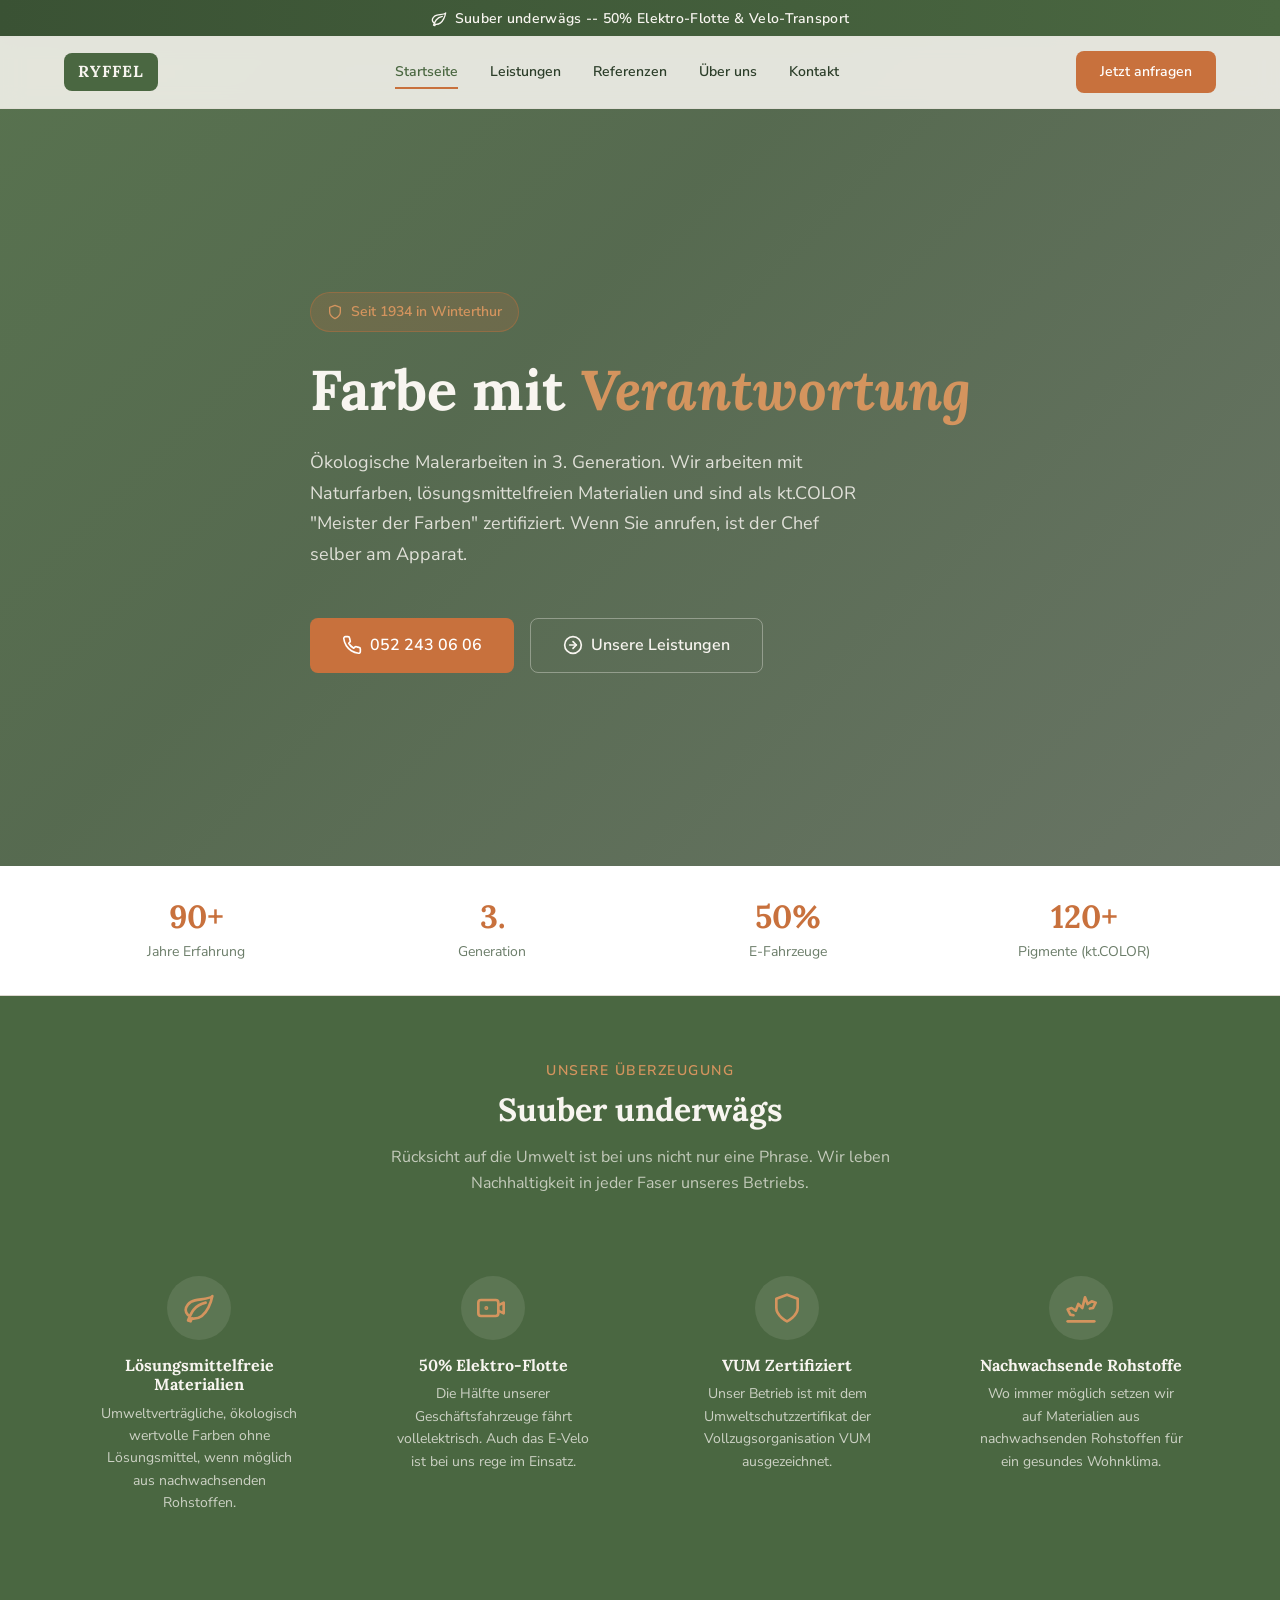
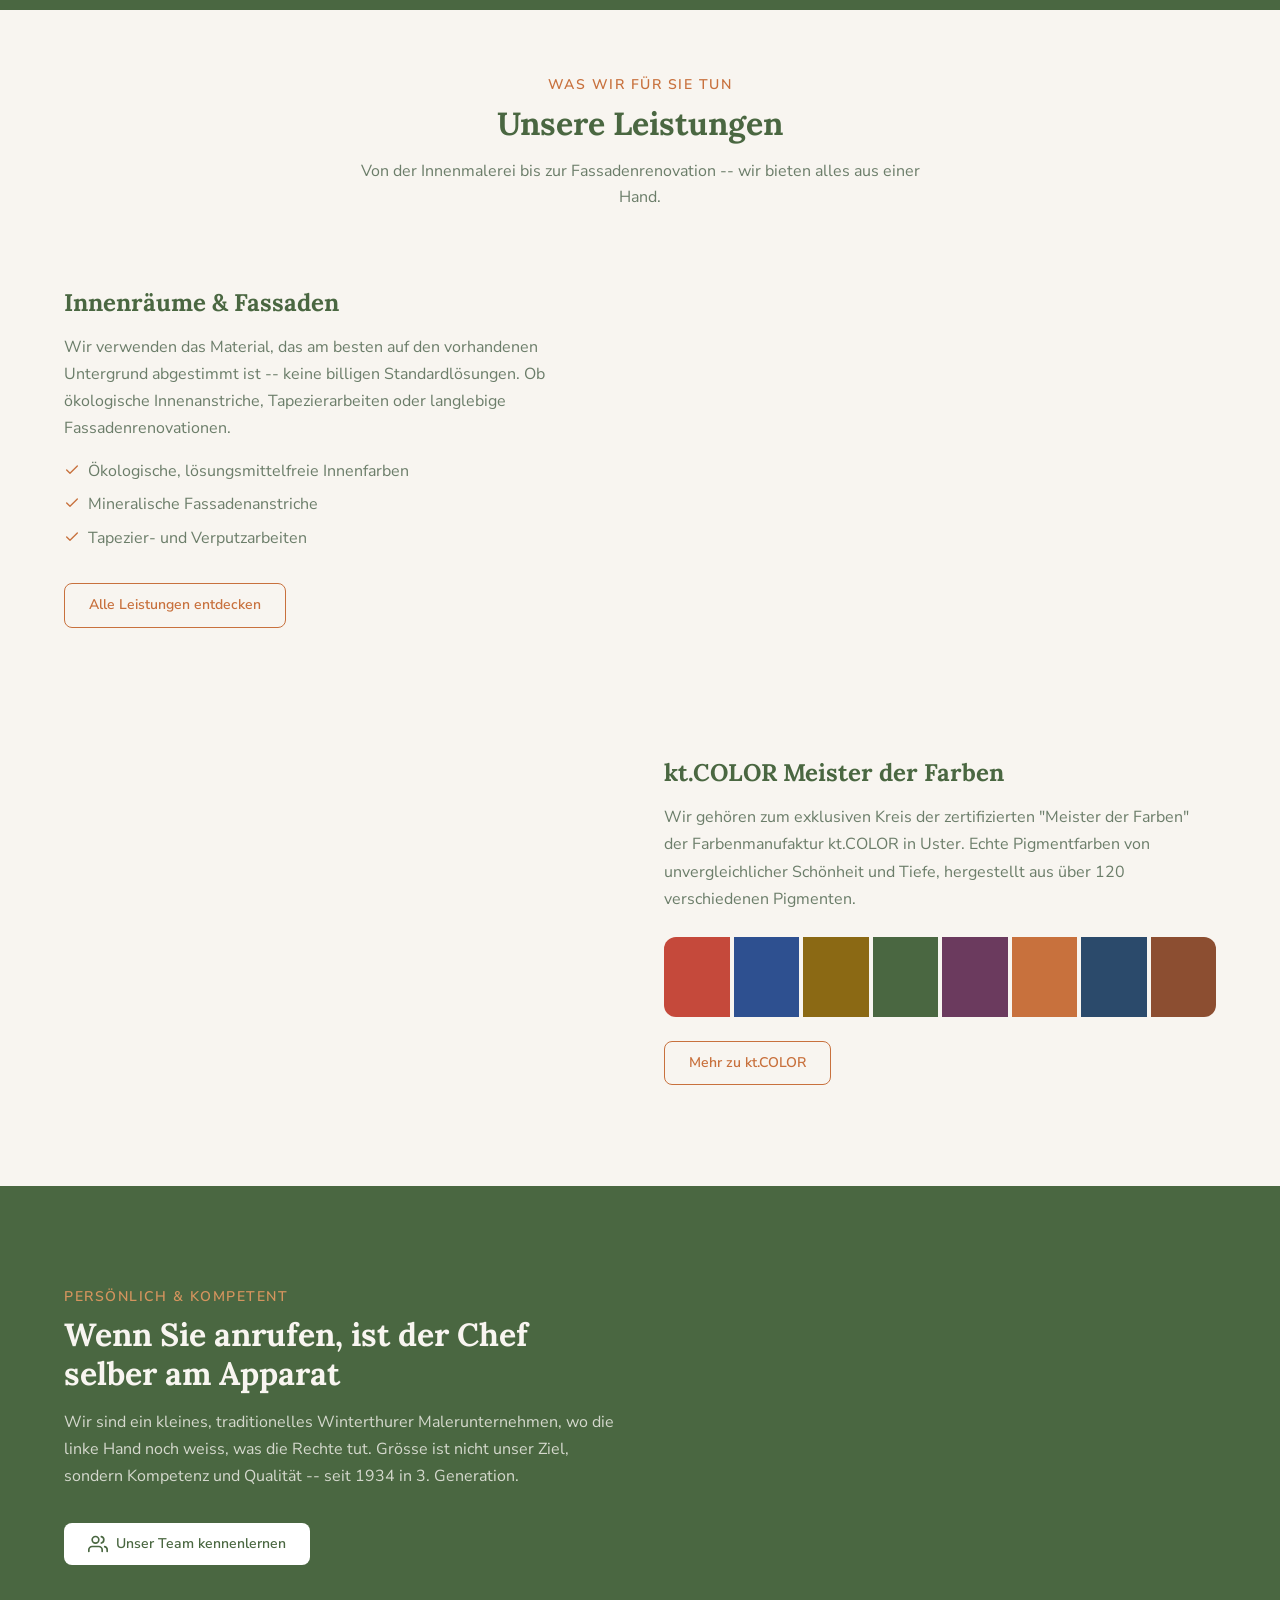
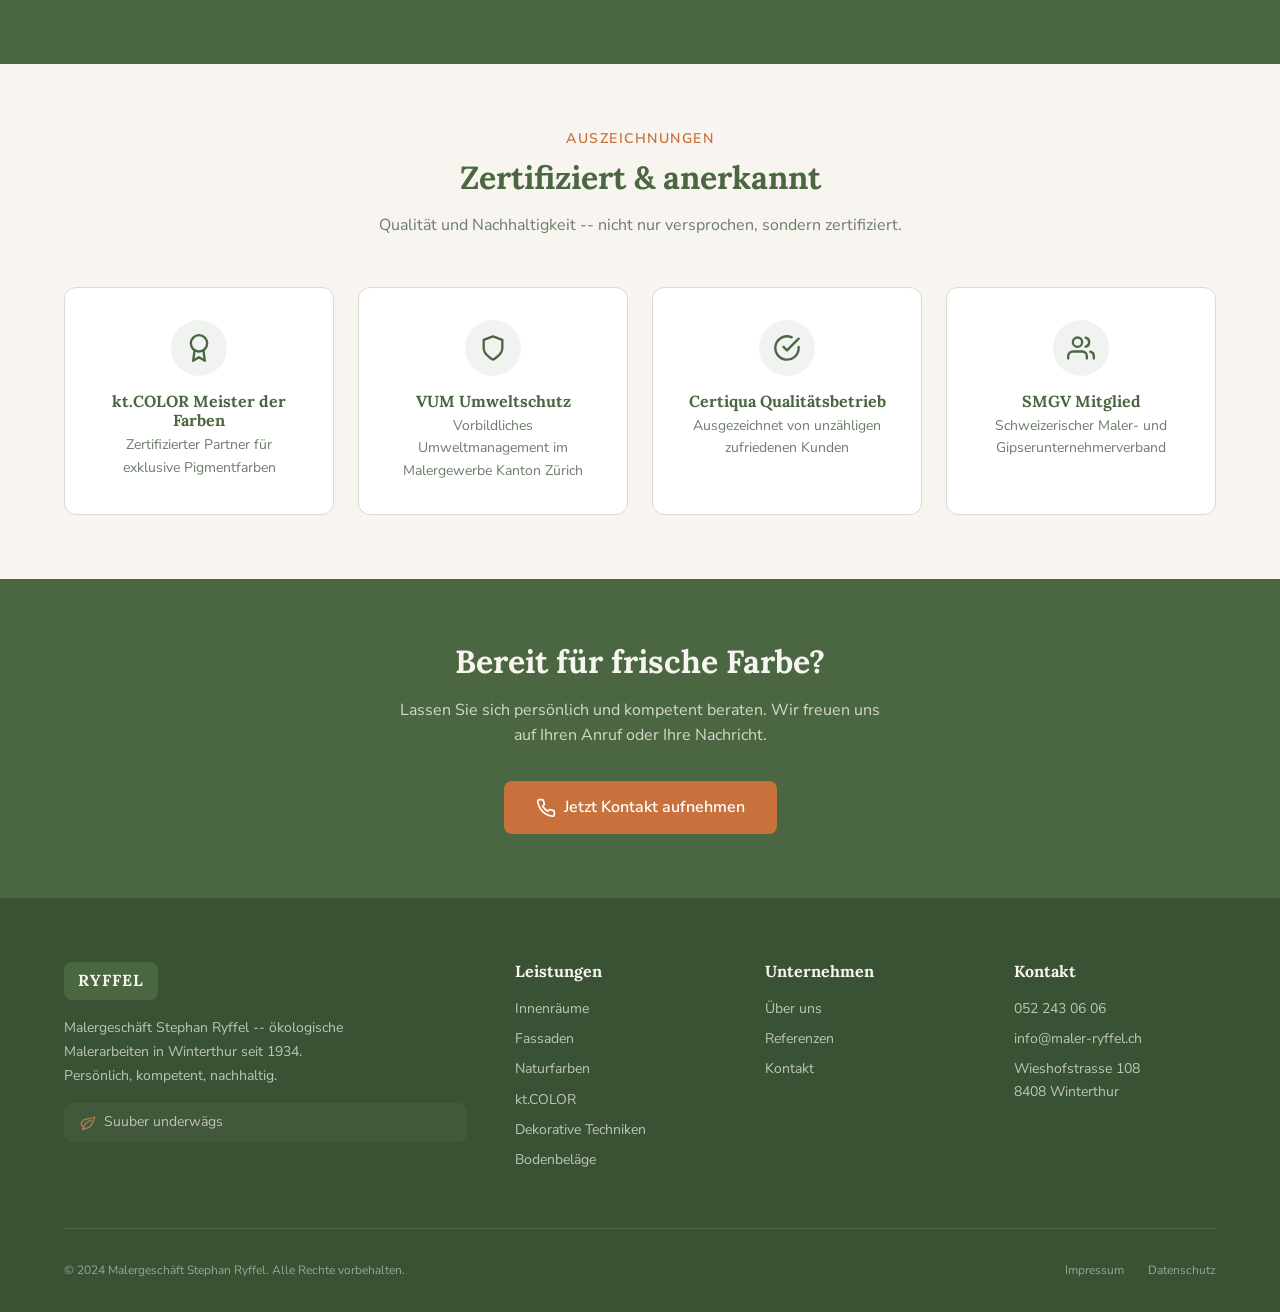
<file: index.html>
<!DOCTYPE html>
<html lang="de">
<head>
  <meta charset="UTF-8">
  <meta name="viewport" content="width=device-width, initial-scale=1.0">
  <title>Maler Ryffel Winterthur | Seit 1934 suuber underwägs</title>
  <meta name="description" content="Malergeschäft Ryffel in Winterthur - ökologische Malerarbeiten seit 1934, 3. Generation. Naturfarben, kt.COLOR Meister der Farben, 50% E-Flotte.">
  <meta name="robots" content="index, follow">
  <link rel="canonical" href="https://ryffel-maler-redesign.pages.dev/">
  <meta property="og:title" content="Maler Ryffel Winterthur | Seit 1934 suuber underwägs">
  <meta property="og:description" content="Ökologische Malerarbeiten seit 1934. Naturfarben, kt.COLOR Meister der Farben, 50% E-Flotte. 3. Generation Malerhandwerk.">
  <meta property="og:url" content="https://ryffel-maler-redesign.pages.dev/">
  <meta property="og:type" content="website">
  <meta property="og:locale" content="de_CH">
  <link href="https://fonts.googleapis.com/css2?family=Lora:ital,wght@0,400;0,700;1,400;1,700&family=Nunito+Sans:wght@300;400;600;700&display=swap" rel="stylesheet">
  <link rel="stylesheet" href="style.css">
  <link rel="icon" type="image/svg+xml" href="data:image/svg+xml,<svg xmlns='http://www.w3.org/2000/svg' viewBox='0 0 32 32'><rect width='32' height='32' rx='6' fill='%234A6741'/><text x='50%25' y='55%25' text-anchor='middle' dominant-baseline='central' font-size='14' font-weight='bold' fill='%23F8F5F0'>R</text></svg>">
  <script type="application/ld+json">
  {
    "@context": "https://schema.org",
    "@type": "HomeAndConstructionBusiness",
    "name": "Malergeschäft Stephan Ryffel",
    "url": "https://ryffel-maler-redesign.pages.dev",
    "telephone": "+41522430606",
    "email": "info@maler-ryffel.ch",
    "address": {
      "@type": "PostalAddress",
      "streetAddress": "Wieshofstrasse 108",
      "addressLocality": "Winterthur",
      "postalCode": "8408",
      "addressRegion": "ZH",
      "addressCountry": "CH"
    },
    "areaServed": ["Winterthur", "Zürich", "Weinland", "Winterthur-Land"],
    "description": "Ökologisches Malergeschäft in Winterthur seit 1934. Naturfarben, kt.COLOR Meister der Farben, nachhaltige Malerarbeiten in 3. Generation.",
    "foundingDate": "1934",
    "priceRange": "$$",
    "hasCredential": [
      {"@type": "EducationalOccupationalCredential", "credentialCategory": "kt.COLOR Meister der Farben"},
      {"@type": "EducationalOccupationalCredential", "credentialCategory": "VUM Umweltschutzzertifikat"},
      {"@type": "EducationalOccupationalCredential", "credentialCategory": "Certiqua Qualitätsbetrieb"}
    ]
  }
  </script>
</head>
<body class="has-eco-banner">

  <!-- ECO BANNER -->
  <div class="eco-banner">
    <svg width="16" height="16" viewBox="0 0 24 24" fill="none" stroke="currentColor" stroke-width="2" stroke-linecap="round" stroke-linejoin="round"><path d="M17 8C8 10 5.9 16.17 3.82 21.34l1.89.66.95-2.3c.48.17.98.3 1.34.3C19 20 22 3 22 3c-1 2-8 2.25-13 3.25S2 11.5 2 13.5s1.75 3.75 1.75 3.75"/></svg>
    Suuber underwägs -- 50% Elektro-Flotte &amp; Velo-Transport
  </div>

  <!-- HEADER -->
  <header class="site-header" id="header">
    <div class="container header-inner">
      <a href="index.html" class="logo">
        <span class="logo-badge">RYFFEL</span>
      </a>
      <nav class="main-nav" id="mainNav" aria-label="Hauptnavigation">
        <ul>
          <li><a href="index.html" class="active">Startseite</a></li>
          <li><a href="leistungen.html">Leistungen</a></li>
          <li><a href="referenzen.html">Referenzen</a></li>
          <li><a href="ueber-uns.html">Über uns</a></li>
          <li><a href="kontakt.html">Kontakt</a></li>
        </ul>
      </nav>
      <a href="kontakt.html" class="btn btn-primary header-cta">Jetzt anfragen</a>
      <button class="mobile-toggle" id="mobileToggle" aria-label="Menü öffnen">
        <span></span><span></span><span></span>
      </button>
    </div>
  </header>

  <!-- HERO -->
  <section class="hero">
    <div class="hero-accent"></div>
    <div class="container">
      <div class="hero-content">
        <span class="hero-badge">
          <svg width="16" height="16" viewBox="0 0 24 24" fill="none" stroke="currentColor" stroke-width="2" stroke-linecap="round" stroke-linejoin="round"><path d="M12 22s8-4 8-10V5l-8-3-8 3v7c0 6 8 10 8 10z"/></svg>
          Seit 1934 in Winterthur
        </span>
        <h1>Farbe mit <em>Verantwortung</em></h1>
        <p class="hero-subtitle">Ökologische Malerarbeiten in 3. Generation. Wir arbeiten mit Naturfarben, lösungsmittelfreien Materialien und sind als kt.COLOR "Meister der Farben" zertifiziert. Wenn Sie anrufen, ist der Chef selber am Apparat.</p>
        <div class="hero-buttons">
          <a href="kontakt.html" class="btn btn-primary btn-lg">
            <svg width="20" height="20" viewBox="0 0 24 24" fill="none" stroke="currentColor" stroke-width="2" stroke-linecap="round" stroke-linejoin="round"><path d="M22 16.92v3a2 2 0 01-2.18 2 19.79 19.79 0 01-8.63-3.07 19.5 19.5 0 01-6-6 19.79 19.79 0 01-3.07-8.67A2 2 0 014.11 2h3a2 2 0 012 1.72c.127.96.361 1.903.7 2.81a2 2 0 01-.45 2.11L8.09 9.91a16 16 0 006 6l1.27-1.27a2 2 0 012.11-.45c.907.339 1.85.573 2.81.7A2 2 0 0122 16.92z"/></svg>
            052 243 06 06
          </a>
          <a href="leistungen.html" class="btn btn-ghost btn-lg">
            <svg width="20" height="20" viewBox="0 0 24 24" fill="none" stroke="currentColor" stroke-width="2" stroke-linecap="round" stroke-linejoin="round"><circle cx="12" cy="12" r="10"/><polyline points="12 16 16 12 12 8"/><line x1="8" y1="12" x2="16" y2="12"/></svg>
            Unsere Leistungen
          </a>
        </div>
      </div>
    </div>
  </section>

  <!-- STATS -->
  <section class="stats-bar">
    <div class="container">
      <div class="stats-grid">
        <div class="stat-item">
          <h3>90+</h3>
          <p>Jahre Erfahrung</p>
        </div>
        <div class="stat-item">
          <h3>3.</h3>
          <p>Generation</p>
        </div>
        <div class="stat-item">
          <h3>50%</h3>
          <p>E-Fahrzeuge</p>
        </div>
        <div class="stat-item">
          <h3>120+</h3>
          <p>Pigmente (kt.COLOR)</p>
        </div>
      </div>
    </div>
  </section>

  <!-- ECO STORY -->
  <section class="section section-dark">
    <div class="container">
      <div class="section-header">
        <span class="section-label">Unsere Überzeugung</span>
        <h2>Suuber underwägs</h2>
        <p>Rücksicht auf die Umwelt ist bei uns nicht nur eine Phrase. Wir leben Nachhaltigkeit in jeder Faser unseres Betriebs.</p>
      </div>
      <div class="eco-features">
        <div class="eco-feature">
          <div class="eco-feature-icon">
            <svg width="32" height="32" viewBox="0 0 24 24" fill="none" stroke="currentColor" stroke-width="2" stroke-linecap="round" stroke-linejoin="round"><path d="M17 8C8 10 5.9 16.17 3.82 21.34l1.89.66.95-2.3c.48.17.98.3 1.34.3C19 20 22 3 22 3c-1 2-8 2.25-13 3.25S2 11.5 2 13.5s1.75 3.75 1.75 3.75"/></svg>
          </div>
          <h4>Lösungsmittelfreie Materialien</h4>
          <p>Umweltverträgliche, ökologisch wertvolle Farben ohne Lösungsmittel, wenn möglich aus nachwachsenden Rohstoffen.</p>
        </div>
        <div class="eco-feature">
          <div class="eco-feature-icon">
            <svg width="32" height="32" viewBox="0 0 24 24" fill="none" stroke="currentColor" stroke-width="2" stroke-linecap="round" stroke-linejoin="round"><rect x="1" y="6" width="15" height="12" rx="2"/><path d="M16 10l4-2v8l-4-2"/><circle cx="7" cy="12" r="0.5" fill="currentColor"/></svg>
          </div>
          <h4>50% Elektro-Flotte</h4>
          <p>Die Hälfte unserer Geschäftsfahrzeuge fährt vollelektrisch. Auch das E-Velo ist bei uns rege im Einsatz.</p>
        </div>
        <div class="eco-feature">
          <div class="eco-feature-icon">
            <svg width="32" height="32" viewBox="0 0 24 24" fill="none" stroke="currentColor" stroke-width="2" stroke-linecap="round" stroke-linejoin="round"><path d="M12 22s8-4 8-10V5l-8-3-8 3v7c0 6 8 10 8 10z"/></svg>
          </div>
          <h4>VUM Zertifiziert</h4>
          <p>Unser Betrieb ist mit dem Umweltschutzzertifikat der Vollzugsorganisation VUM ausgezeichnet.</p>
        </div>
        <div class="eco-feature">
          <div class="eco-feature-icon">
            <svg width="32" height="32" viewBox="0 0 24 24" fill="none" stroke="currentColor" stroke-width="2" stroke-linecap="round" stroke-linejoin="round"><path d="M2 22h20"/><path d="M6.36 17.4 4 17l-2-4 3-1 3 2 2-5 3 3 2-8 2 5 3-2 3 1-2 4-2.36.4"/></svg>
          </div>
          <h4>Nachwachsende Rohstoffe</h4>
          <p>Wo immer möglich setzen wir auf Materialien aus nachwachsenden Rohstoffen für ein gesundes Wohnklima.</p>
        </div>
      </div>
    </div>
  </section>

  <!-- LEISTUNGEN PREVIEW -->
  <section class="section">
    <div class="container">
      <div class="section-header">
        <span class="section-label">Was wir für Sie tun</span>
        <h2>Unsere Leistungen</h2>
        <p>Von der Innenmalerei bis zur Fassadenrenovation -- wir bieten alles aus einer Hand.</p>
      </div>

      <div class="text-image" style="margin-bottom: var(--space-3xl);">
        <div class="text-image-content">
          <h3>Innenräume &amp; Fassaden</h3>
          <p>Wir verwenden das Material, das am besten auf den vorhandenen Untergrund abgestimmt ist -- keine billigen Standardlösungen. Ob ökologische Innenanstriche, Tapezierarbeiten oder langlebige Fassadenrenovationen.</p>
          <ul>
            <li>
              <svg width="16" height="16" viewBox="0 0 24 24" fill="none" stroke="currentColor" stroke-width="2" stroke-linecap="round" stroke-linejoin="round"><polyline points="20 6 9 17 4 12"/></svg>
              Ökologische, lösungsmittelfreie Innenfarben
            </li>
            <li>
              <svg width="16" height="16" viewBox="0 0 24 24" fill="none" stroke="currentColor" stroke-width="2" stroke-linecap="round" stroke-linejoin="round"><polyline points="20 6 9 17 4 12"/></svg>
              Mineralische Fassadenanstriche
            </li>
            <li>
              <svg width="16" height="16" viewBox="0 0 24 24" fill="none" stroke="currentColor" stroke-width="2" stroke-linecap="round" stroke-linejoin="round"><polyline points="20 6 9 17 4 12"/></svg>
              Tapezier- und Verputzarbeiten
            </li>
          </ul>
          <a href="leistungen.html" class="btn btn-outline">Alle Leistungen entdecken</a>
        </div>
        <div class="text-image-visual" style="background-image: url('https://images.unsplash.com/photo-1589939705384-5185137a7f0f?w=800&q=80');"></div>
      </div>

      <div class="text-image reversed">
        <div class="text-image-content">
          <h3>kt.COLOR Meister der Farben</h3>
          <p>Wir gehören zum exklusiven Kreis der zertifizierten "Meister der Farben" der Farbenmanufaktur kt.COLOR in Uster. Echte Pigmentfarben von unvergleichlicher Schönheit und Tiefe, hergestellt aus über 120 verschiedenen Pigmenten.</p>
          <div class="color-palette">
            <div class="color-swatch" style="background:#C5493B;" data-name="Pompejanischrot"></div>
            <div class="color-swatch" style="background:#2E5090;" data-name="Ultramarin"></div>
            <div class="color-swatch" style="background:#8B6914;" data-name="Goldocker"></div>
            <div class="color-swatch" style="background:#4A6741;" data-name="Chromoxidgrün"></div>
            <div class="color-swatch" style="background:#6B3A5E;" data-name="Manganviolett"></div>
            <div class="color-swatch" style="background:#C8713D;" data-name="Siena gebrannt"></div>
            <div class="color-swatch" style="background:#2B4A6B;" data-name="Preussischblau"></div>
            <div class="color-swatch" style="background:#8C4E31;" data-name="Englischrot"></div>
          </div>
          <a href="leistungen/meister-der-farben.html" class="btn btn-outline">Mehr zu kt.COLOR</a>
        </div>
        <div class="text-image-visual" style="background-image: url('https://images.unsplash.com/photo-1513364776144-60967b0f800f?w=800&q=80');"></div>
      </div>
    </div>
  </section>

  <!-- CTA SPLIT -->
  <section class="section section-dark">
    <div class="container">
      <div class="cta-split">
        <div class="cta-split-content">
          <span class="section-label">Persönlich &amp; kompetent</span>
          <h2>Wenn Sie anrufen, ist der Chef selber am Apparat</h2>
          <p>Wir sind ein kleines, traditionelles Winterthurer Malerunternehmen, wo die linke Hand noch weiss, was die Rechte tut. Grösse ist nicht unser Ziel, sondern Kompetenz und Qualität -- seit 1934 in 3. Generation.</p>
          <a href="ueber-uns.html" class="btn btn-white">
            <svg width="20" height="20" viewBox="0 0 24 24" fill="none" stroke="currentColor" stroke-width="2" stroke-linecap="round" stroke-linejoin="round"><path d="M17 21v-2a4 4 0 00-4-4H5a4 4 0 00-4 4v2"/><circle cx="9" cy="7" r="4"/><path d="M23 21v-2a4 4 0 00-3-3.87"/><path d="M16 3.13a4 4 0 010 7.75"/></svg>
            Unser Team kennenlernen
          </a>
        </div>
        <div class="cta-split-visual" style="background-image: url('https://images.unsplash.com/photo-1581578731548-c64695cc6952?w=800&q=80');"></div>
      </div>
    </div>
  </section>

  <!-- CERTIFICATIONS -->
  <section class="section">
    <div class="container">
      <div class="section-header">
        <span class="section-label">Auszeichnungen</span>
        <h2>Zertifiziert &amp; anerkannt</h2>
        <p>Qualität und Nachhaltigkeit -- nicht nur versprochen, sondern zertifiziert.</p>
      </div>
      <div class="cert-grid">
        <div class="cert-item">
          <div class="cert-icon">
            <svg width="28" height="28" viewBox="0 0 24 24" fill="none" stroke="currentColor" stroke-width="2" stroke-linecap="round" stroke-linejoin="round"><circle cx="12" cy="8" r="7"/><polyline points="8.21 13.89 7 23 12 20 17 23 15.79 13.88"/></svg>
          </div>
          <h4>kt.COLOR Meister der Farben</h4>
          <p>Zertifizierter Partner für exklusive Pigmentfarben</p>
        </div>
        <div class="cert-item">
          <div class="cert-icon">
            <svg width="28" height="28" viewBox="0 0 24 24" fill="none" stroke="currentColor" stroke-width="2" stroke-linecap="round" stroke-linejoin="round"><path d="M12 22s8-4 8-10V5l-8-3-8 3v7c0 6 8 10 8 10z"/></svg>
          </div>
          <h4>VUM Umweltschutz</h4>
          <p>Vorbildliches Umweltmanagement im Malergewerbe Kanton Zürich</p>
        </div>
        <div class="cert-item">
          <div class="cert-icon">
            <svg width="28" height="28" viewBox="0 0 24 24" fill="none" stroke="currentColor" stroke-width="2" stroke-linecap="round" stroke-linejoin="round"><path d="M22 11.08V12a10 10 0 1 1-5.93-9.14"/><polyline points="22 4 12 14.01 9 11.01"/></svg>
          </div>
          <h4>Certiqua Qualitätsbetrieb</h4>
          <p>Ausgezeichnet von unzähligen zufriedenen Kunden</p>
        </div>
        <div class="cert-item">
          <div class="cert-icon">
            <svg width="28" height="28" viewBox="0 0 24 24" fill="none" stroke="currentColor" stroke-width="2" stroke-linecap="round" stroke-linejoin="round"><path d="M17 21v-2a4 4 0 00-4-4H5a4 4 0 00-4 4v2"/><circle cx="9" cy="7" r="4"/><path d="M23 21v-2a4 4 0 00-3-3.87"/><path d="M16 3.13a4 4 0 010 7.75"/></svg>
          </div>
          <h4>SMGV Mitglied</h4>
          <p>Schweizerischer Maler- und Gipserunternehmerverband</p>
        </div>
      </div>
    </div>
  </section>

  <!-- CTA BANNER -->
  <section class="cta-banner">
    <div class="container">
      <h2>Bereit für frische Farbe?</h2>
      <p>Lassen Sie sich persönlich und kompetent beraten. Wir freuen uns auf Ihren Anruf oder Ihre Nachricht.</p>
      <a href="kontakt.html" class="btn btn-primary btn-lg">
        <svg width="20" height="20" viewBox="0 0 24 24" fill="none" stroke="currentColor" stroke-width="2" stroke-linecap="round" stroke-linejoin="round"><path d="M22 16.92v3a2 2 0 01-2.18 2 19.79 19.79 0 01-8.63-3.07 19.5 19.5 0 01-6-6 19.79 19.79 0 01-3.07-8.67A2 2 0 014.11 2h3a2 2 0 012 1.72c.127.96.361 1.903.7 2.81a2 2 0 01-.45 2.11L8.09 9.91a16 16 0 006 6l1.27-1.27a2 2 0 012.11-.45c.907.339 1.85.573 2.81.7A2 2 0 0122 16.92z"/></svg>
        Jetzt Kontakt aufnehmen
      </a>
    </div>
  </section>

  <!-- FOOTER -->
  <footer class="site-footer">
    <div class="container">
      <div class="footer-grid">
        <div class="footer-brand">
          <span class="logo-badge">RYFFEL</span>
          <p>Malergeschäft Stephan Ryffel -- ökologische Malerarbeiten in Winterthur seit 1934. Persönlich, kompetent, nachhaltig.</p>
          <div class="footer-eco">
            <svg width="16" height="16" viewBox="0 0 24 24" fill="none" stroke="currentColor" stroke-width="2" stroke-linecap="round" stroke-linejoin="round"><path d="M17 8C8 10 5.9 16.17 3.82 21.34l1.89.66.95-2.3c.48.17.98.3 1.34.3C19 20 22 3 22 3c-1 2-8 2.25-13 3.25S2 11.5 2 13.5s1.75 3.75 1.75 3.75"/></svg>
            Suuber underwägs
          </div>
        </div>
        <div class="footer-col">
          <h4>Leistungen</h4>
          <a href="leistungen/innenraeume.html">Innenräume</a>
          <a href="leistungen/fassaden.html">Fassaden</a>
          <a href="leistungen/naturfarben.html">Naturfarben</a>
          <a href="leistungen/meister-der-farben.html">kt.COLOR</a>
          <a href="leistungen/dekorative-techniken.html">Dekorative Techniken</a>
          <a href="leistungen/bodenbelaege.html">Bodenbeläge</a>
        </div>
        <div class="footer-col">
          <h4>Unternehmen</h4>
          <a href="ueber-uns.html">Über uns</a>
          <a href="referenzen.html">Referenzen</a>
          <a href="kontakt.html">Kontakt</a>
        </div>
        <div class="footer-col">
          <h4>Kontakt</h4>
          <a href="tel:+41522430606">052 243 06 06</a>
          <a href="mailto:info@maler-ryffel.ch">info@maler-ryffel.ch</a>
          <p style="font-size: var(--font-size-small); opacity: 0.7; margin-top: var(--space-sm);">Wieshofstrasse 108<br>8408 Winterthur</p>
        </div>
      </div>
      <div class="footer-bottom">
        <p>&copy; 2024 Malergeschäft Stephan Ryffel. Alle Rechte vorbehalten.</p>
        <div class="legal-links">
          <a href="#">Impressum</a>
          <a href="#">Datenschutz</a>
        </div>
      </div>
    </div>
  </footer>

  <script>
    // Header scroll
    const header = document.getElementById('header');
    window.addEventListener('scroll', () => {
      header.classList.toggle('scrolled', window.scrollY > 50);
    });
    // Mobile menu
    const toggle = document.getElementById('mobileToggle');
    const nav = document.getElementById('mainNav');
    toggle.addEventListener('click', () => nav.classList.toggle('active'));
  </script>
</body>
</html>
</file>
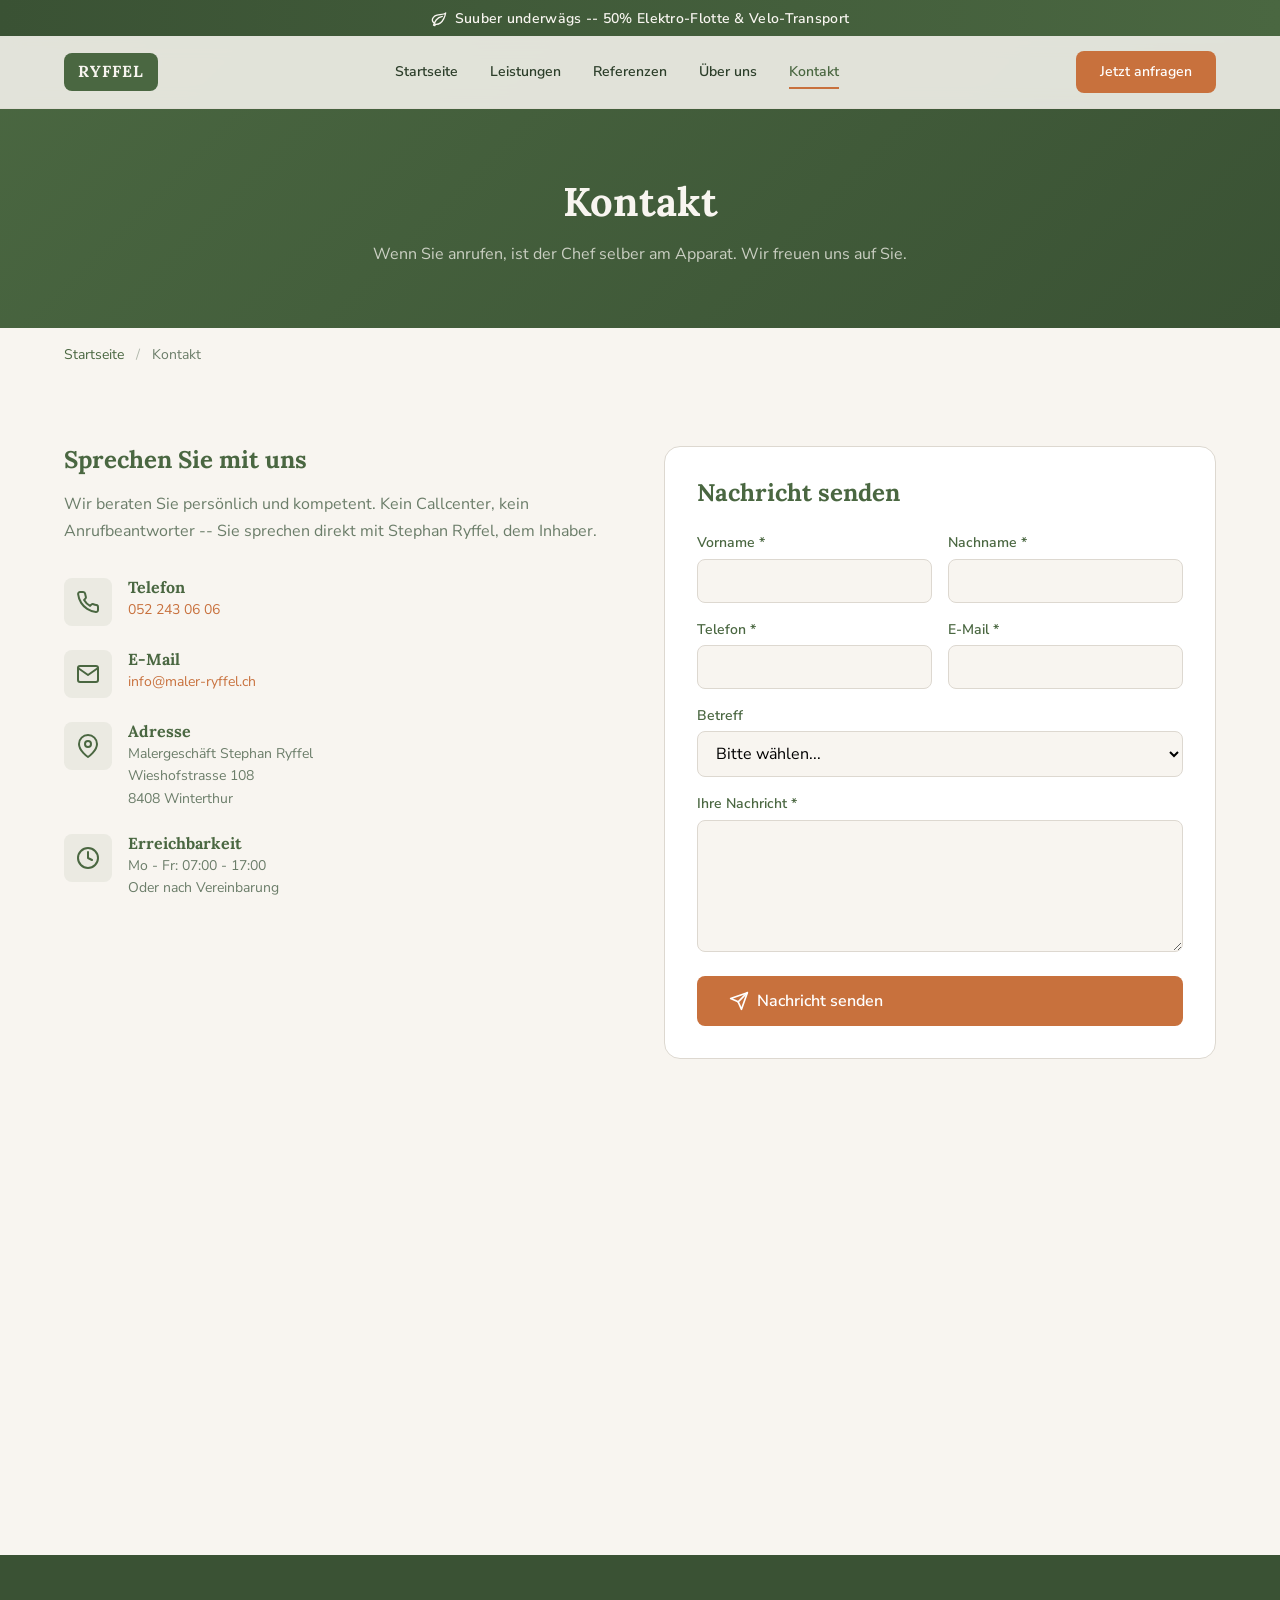
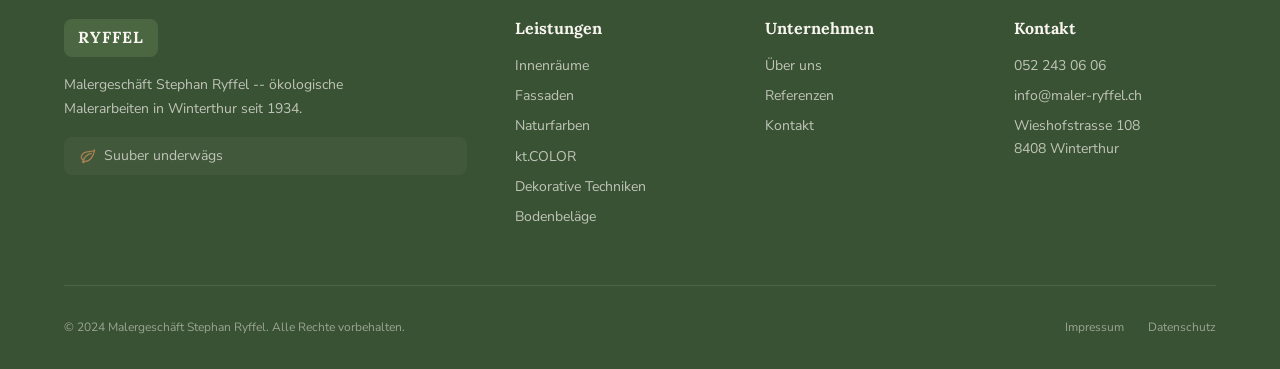
<file: kontakt.html>
<!DOCTYPE html>
<html lang="de">
<head>
  <meta charset="UTF-8">
  <meta name="viewport" content="width=device-width, initial-scale=1.0">
  <title>Kontakt | Maler Ryffel Winterthur</title>
  <meta name="description" content="Kontaktieren Sie Malergeschäft Ryffel in Winterthur: 052 243 06 06, info@maler-ryffel.ch. Persönliche Beratung durch den Chef. Seit 1934.">
  <meta name="robots" content="index, follow">
  <link rel="canonical" href="https://ryffel-maler-redesign.pages.dev/kontakt.html">
  <meta property="og:title" content="Kontakt | Maler Ryffel Winterthur">
  <meta property="og:description" content="052 243 06 06 - Persönliche Beratung durch den Chef. Malergeschäft Ryffel seit 1934.">
  <meta property="og:url" content="https://ryffel-maler-redesign.pages.dev/kontakt.html">
  <meta property="og:type" content="website">
  <link href="https://fonts.googleapis.com/css2?family=Lora:ital,wght@0,400;0,700;1,400;1,700&family=Nunito+Sans:wght@300;400;600;700&display=swap" rel="stylesheet">
  <link rel="stylesheet" href="style.css">
  <link rel="icon" type="image/svg+xml" href="data:image/svg+xml,<svg xmlns='http://www.w3.org/2000/svg' viewBox='0 0 32 32'><rect width='32' height='32' rx='6' fill='%234A6741'/><text x='50%25' y='55%25' text-anchor='middle' dominant-baseline='central' font-size='14' font-weight='bold' fill='%23F8F5F0'>R</text></svg>">
  <script type="application/ld+json">
  [
    {
      "@context":"https://schema.org",
      "@type":"HomeAndConstructionBusiness",
      "name":"Malergeschäft Stephan Ryffel",
      "telephone":"+41522430606",
      "email":"info@maler-ryffel.ch",
      "address":{"@type":"PostalAddress","streetAddress":"Wieshofstrasse 108","addressLocality":"Winterthur","postalCode":"8408","addressRegion":"ZH","addressCountry":"CH"},
      "areaServed":["Winterthur","Zürich","Weinland"],
      "foundingDate":"1934"
    },
    {"@context":"https://schema.org","@type":"BreadcrumbList","itemListElement":[{"@type":"ListItem","position":1,"name":"Startseite","item":"https://ryffel-maler-redesign.pages.dev/"},{"@type":"ListItem","position":2,"name":"Kontakt"}]}
  ]
  </script>
</head>
<body class="has-eco-banner">
  <div class="eco-banner"><svg width="16" height="16" viewBox="0 0 24 24" fill="none" stroke="currentColor" stroke-width="2" stroke-linecap="round" stroke-linejoin="round"><path d="M17 8C8 10 5.9 16.17 3.82 21.34l1.89.66.95-2.3c.48.17.98.3 1.34.3C19 20 22 3 22 3c-1 2-8 2.25-13 3.25S2 11.5 2 13.5s1.75 3.75 1.75 3.75"/></svg> Suuber underwägs -- 50% Elektro-Flotte &amp; Velo-Transport</div>

  <header class="site-header" id="header">
    <div class="container header-inner">
      <a href="index.html" class="logo"><span class="logo-badge">RYFFEL</span></a>
      <nav class="main-nav" id="mainNav" aria-label="Hauptnavigation"><ul><li><a href="index.html">Startseite</a></li><li><a href="leistungen.html">Leistungen</a></li><li><a href="referenzen.html">Referenzen</a></li><li><a href="ueber-uns.html">Über uns</a></li><li><a href="kontakt.html" class="active">Kontakt</a></li></ul></nav>
      <a href="kontakt.html" class="btn btn-primary header-cta">Jetzt anfragen</a>
      <button class="mobile-toggle" id="mobileToggle" aria-label="Menü öffnen"><span></span><span></span><span></span></button>
    </div>
  </header>

  <section class="page-header">
    <div class="container">
      <h1>Kontakt</h1>
      <p>Wenn Sie anrufen, ist der Chef selber am Apparat. Wir freuen uns auf Sie.</p>
    </div>
  </section>

  <div class="container"><div class="breadcrumb"><a href="index.html">Startseite</a> <span>/</span> Kontakt</div></div>

  <section class="section">
    <div class="container">
      <div class="contact-grid">
        <div class="contact-info">
          <h3>Sprechen Sie mit uns</h3>
          <p style="color: var(--color-text-secondary); margin-bottom: var(--space-xl); line-height: 1.7;">Wir beraten Sie persönlich und kompetent. Kein Callcenter, kein Anrufbeantworter -- Sie sprechen direkt mit Stephan Ryffel, dem Inhaber.</p>

          <div class="contact-item">
            <div class="contact-item-icon">
              <svg width="24" height="24" viewBox="0 0 24 24" fill="none" stroke="currentColor" stroke-width="2" stroke-linecap="round" stroke-linejoin="round"><path d="M22 16.92v3a2 2 0 01-2.18 2 19.79 19.79 0 01-8.63-3.07 19.5 19.5 0 01-6-6 19.79 19.79 0 01-3.07-8.67A2 2 0 014.11 2h3a2 2 0 012 1.72c.127.96.361 1.903.7 2.81a2 2 0 01-.45 2.11L8.09 9.91a16 16 0 006 6l1.27-1.27a2 2 0 012.11-.45c.907.339 1.85.573 2.81.7A2 2 0 0122 16.92z"/></svg>
            </div>
            <div>
              <h4>Telefon</h4>
              <p><a href="tel:+41522430606">052 243 06 06</a></p>
            </div>
          </div>

          <div class="contact-item">
            <div class="contact-item-icon">
              <svg width="24" height="24" viewBox="0 0 24 24" fill="none" stroke="currentColor" stroke-width="2" stroke-linecap="round" stroke-linejoin="round"><path d="M4 4h16c1.1 0 2 .9 2 2v12c0 1.1-.9 2-2 2H4c-1.1 0-2-.9-2-2V6c0-1.1.9-2 2-2z"/><polyline points="22,6 12,13 2,6"/></svg>
            </div>
            <div>
              <h4>E-Mail</h4>
              <p><a href="mailto:info@maler-ryffel.ch">info@maler-ryffel.ch</a></p>
            </div>
          </div>

          <div class="contact-item">
            <div class="contact-item-icon">
              <svg width="24" height="24" viewBox="0 0 24 24" fill="none" stroke="currentColor" stroke-width="2" stroke-linecap="round" stroke-linejoin="round"><path d="M21 10c0 7-9 13-9 13s-9-6-9-13a9 9 0 0118 0z"/><circle cx="12" cy="10" r="3"/></svg>
            </div>
            <div>
              <h4>Adresse</h4>
              <p>Malergeschäft Stephan Ryffel<br>Wieshofstrasse 108<br>8408 Winterthur</p>
            </div>
          </div>

          <div class="contact-item">
            <div class="contact-item-icon">
              <svg width="24" height="24" viewBox="0 0 24 24" fill="none" stroke="currentColor" stroke-width="2" stroke-linecap="round" stroke-linejoin="round"><circle cx="12" cy="12" r="10"/><path d="M12 6v6l4 2"/></svg>
            </div>
            <div>
              <h4>Erreichbarkeit</h4>
              <p>Mo - Fr: 07:00 - 17:00<br>Oder nach Vereinbarung</p>
            </div>
          </div>
        </div>

        <div class="contact-form">
          <h3>Nachricht senden</h3>
          <form action="#" method="post">
            <div class="form-row">
              <div class="form-group">
                <label for="vorname">Vorname *</label>
                <input type="text" id="vorname" name="vorname" required>
              </div>
              <div class="form-group">
                <label for="nachname">Nachname *</label>
                <input type="text" id="nachname" name="nachname" required>
              </div>
            </div>
            <div class="form-row">
              <div class="form-group">
                <label for="telefon">Telefon *</label>
                <input type="tel" id="telefon" name="telefon" required>
              </div>
              <div class="form-group">
                <label for="email">E-Mail *</label>
                <input type="email" id="email" name="email" required>
              </div>
            </div>
            <div class="form-group">
              <label for="betreff">Betreff</label>
              <select id="betreff" name="betreff">
                <option value="">Bitte wählen...</option>
                <option value="innenmalerei">Innenmalerei</option>
                <option value="fassade">Fassadenrenovation</option>
                <option value="naturfarben">Naturfarben / kt.COLOR</option>
                <option value="spritzarbeiten">Spritzarbeiten</option>
                <option value="bodenbeläge">Bodenbeläge</option>
                <option value="dekorativ">Dekorative Techniken</option>
                <option value="anderes">Anderes</option>
              </select>
            </div>
            <div class="form-group">
              <label for="nachricht">Ihre Nachricht *</label>
              <textarea id="nachricht" name="nachricht" rows="5" required></textarea>
            </div>
            <button type="submit" class="btn btn-primary btn-lg" style="width: 100%;">
              <svg width="20" height="20" viewBox="0 0 24 24" fill="none" stroke="currentColor" stroke-width="2" stroke-linecap="round" stroke-linejoin="round"><line x1="22" y1="2" x2="11" y2="13"/><polygon points="22 2 15 22 11 13 2 9 22 2"/></svg>
              Nachricht senden
            </button>
          </form>
        </div>
      </div>

      <div class="map-container">
        <iframe src="https://www.google.com/maps/embed?pb=!1m18!1m12!1m3!1d2696.8!2d8.7!3d47.5!2m3!1f0!2f0!3f0!3m2!1i1024!2i768!4f13.1!3m3!1m2!1s0x0%3A0x0!2sWinterthur!5e0!3m2!1sde!2sch!4v1" allowfullscreen loading="lazy" title="Standort Malergeschäft Ryffel in Winterthur"></iframe>
      </div>
    </div>
  </section>

  <footer class="site-footer">
    <div class="container">
      <div class="footer-grid">
        <div class="footer-brand"><span class="logo-badge">RYFFEL</span><p>Malergeschäft Stephan Ryffel -- ökologische Malerarbeiten in Winterthur seit 1934.</p><div class="footer-eco"><svg width="16" height="16" viewBox="0 0 24 24" fill="none" stroke="currentColor" stroke-width="2" stroke-linecap="round" stroke-linejoin="round"><path d="M17 8C8 10 5.9 16.17 3.82 21.34l1.89.66.95-2.3c.48.17.98.3 1.34.3C19 20 22 3 22 3c-1 2-8 2.25-13 3.25S2 11.5 2 13.5s1.75 3.75 1.75 3.75"/></svg> Suuber underwägs</div></div>
        <div class="footer-col"><h4>Leistungen</h4><a href="leistungen/innenraeume.html">Innenräume</a><a href="leistungen/fassaden.html">Fassaden</a><a href="leistungen/naturfarben.html">Naturfarben</a><a href="leistungen/meister-der-farben.html">kt.COLOR</a><a href="leistungen/dekorative-techniken.html">Dekorative Techniken</a><a href="leistungen/bodenbelaege.html">Bodenbeläge</a></div>
        <div class="footer-col"><h4>Unternehmen</h4><a href="ueber-uns.html">Über uns</a><a href="referenzen.html">Referenzen</a><a href="kontakt.html">Kontakt</a></div>
        <div class="footer-col"><h4>Kontakt</h4><a href="tel:+41522430606">052 243 06 06</a><a href="mailto:info@maler-ryffel.ch">info@maler-ryffel.ch</a><p style="font-size:var(--font-size-small);opacity:0.7;margin-top:var(--space-sm);">Wieshofstrasse 108<br>8408 Winterthur</p></div>
      </div>
      <div class="footer-bottom"><p>&copy; 2024 Malergeschäft Stephan Ryffel. Alle Rechte vorbehalten.</p><div class="legal-links"><a href="#">Impressum</a><a href="#">Datenschutz</a></div></div>
    </div>
  </footer>
  <script>const header=document.getElementById('header');window.addEventListener('scroll',()=>header.classList.toggle('scrolled',window.scrollY>50));document.getElementById('mobileToggle').addEventListener('click',()=>document.getElementById('mainNav').classList.toggle('active'));</script>
</body>
</html>
</file>
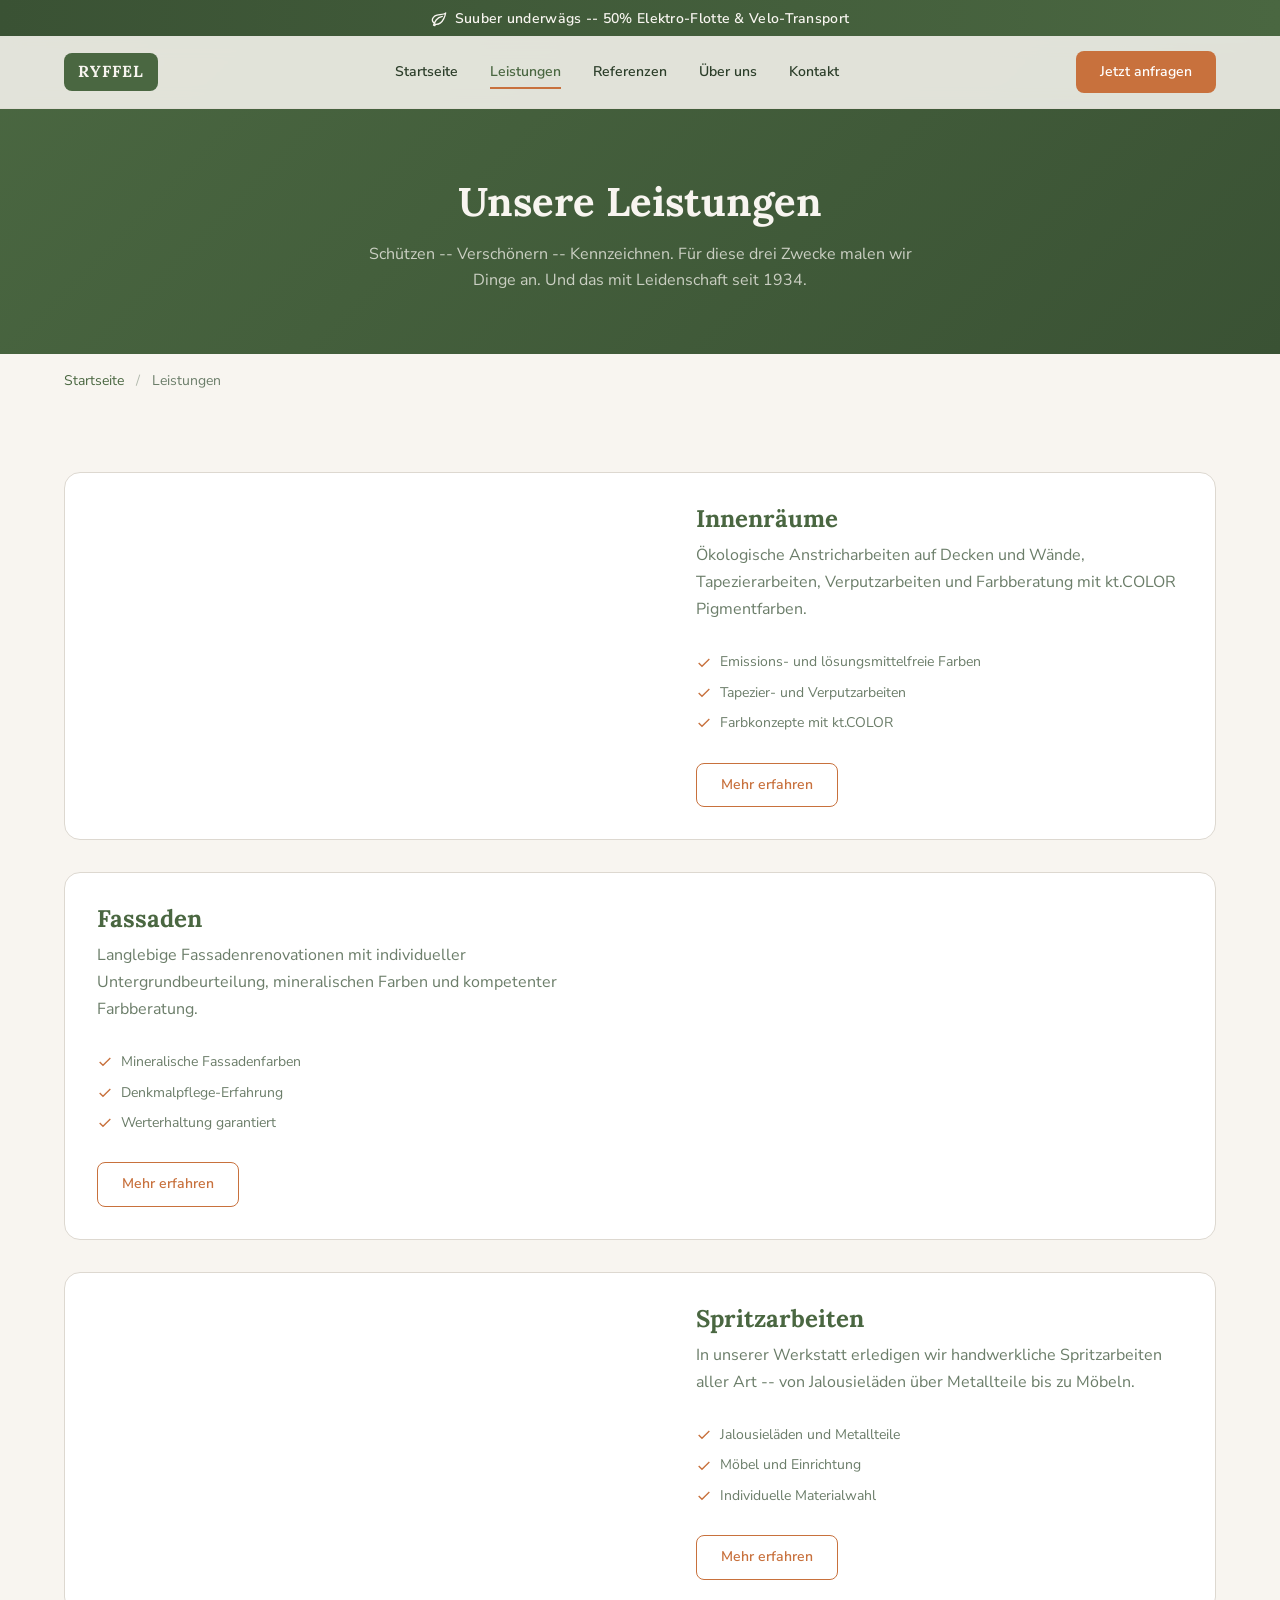
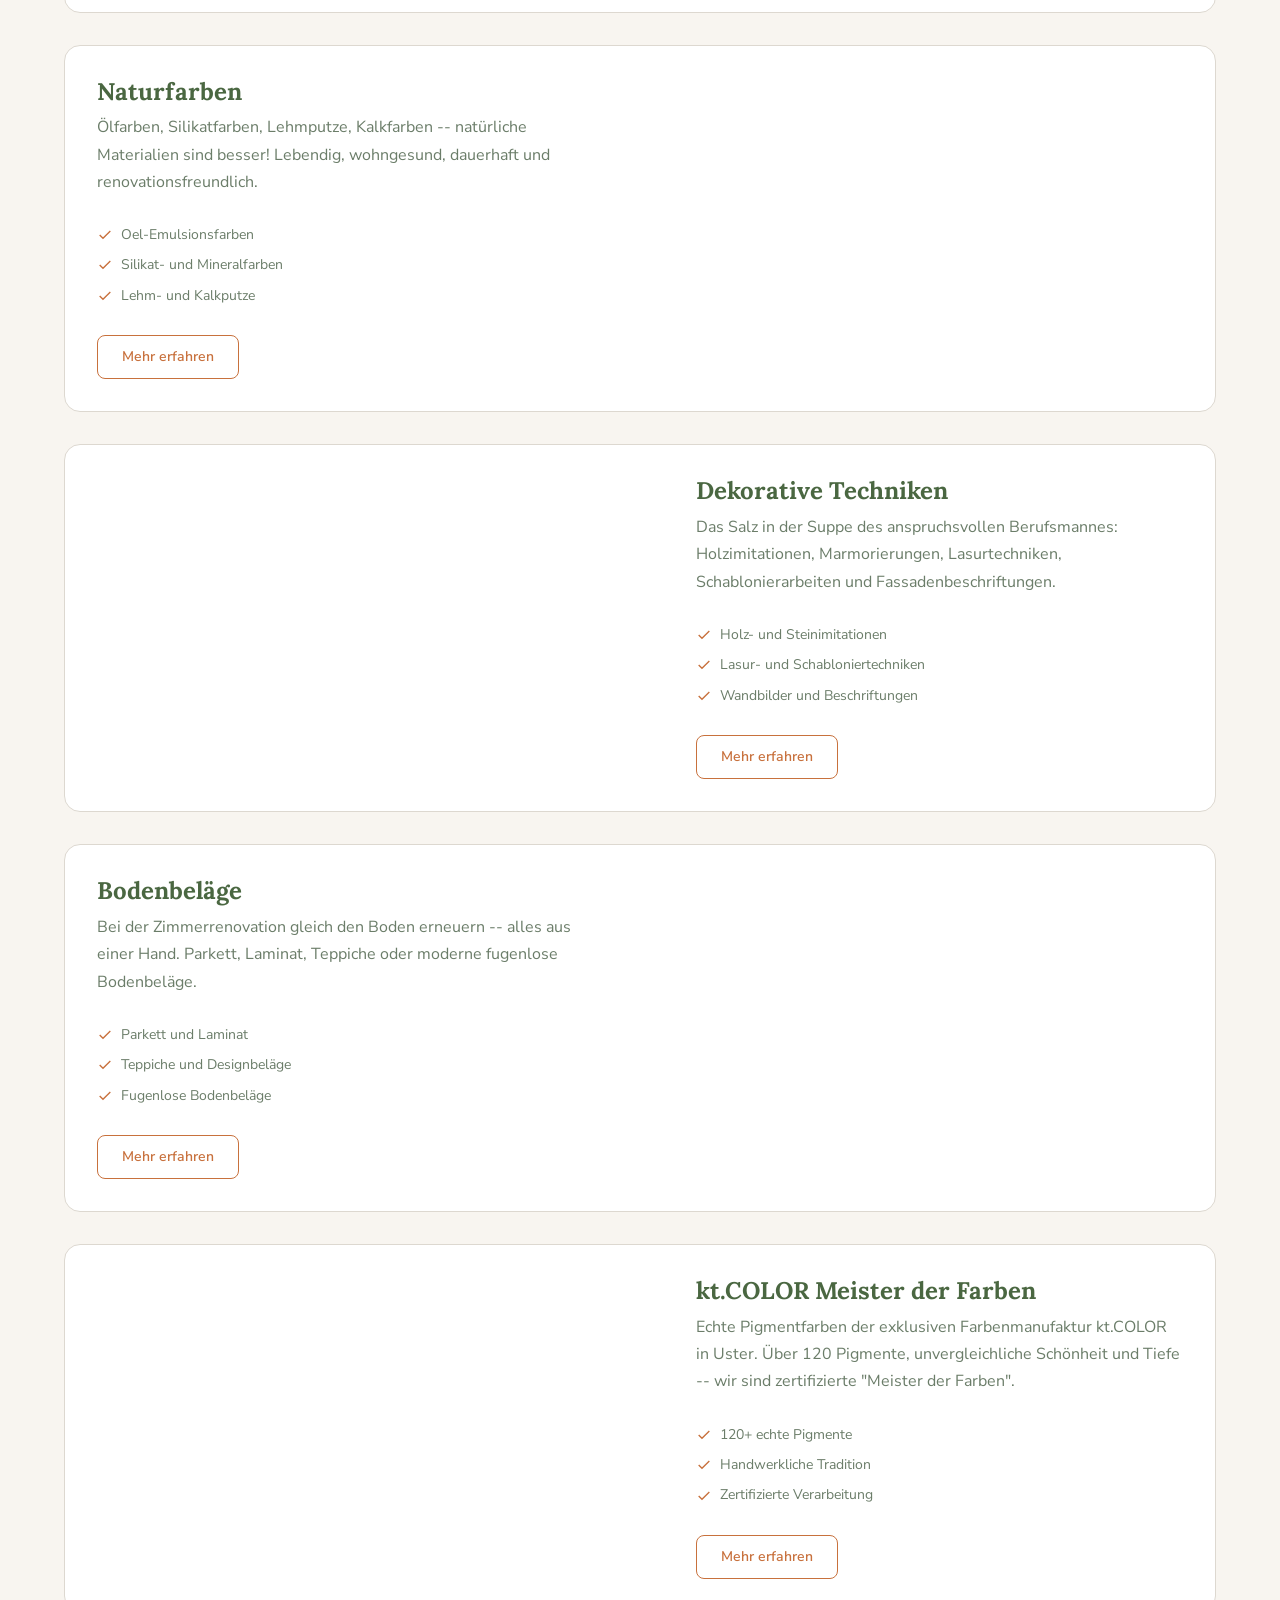
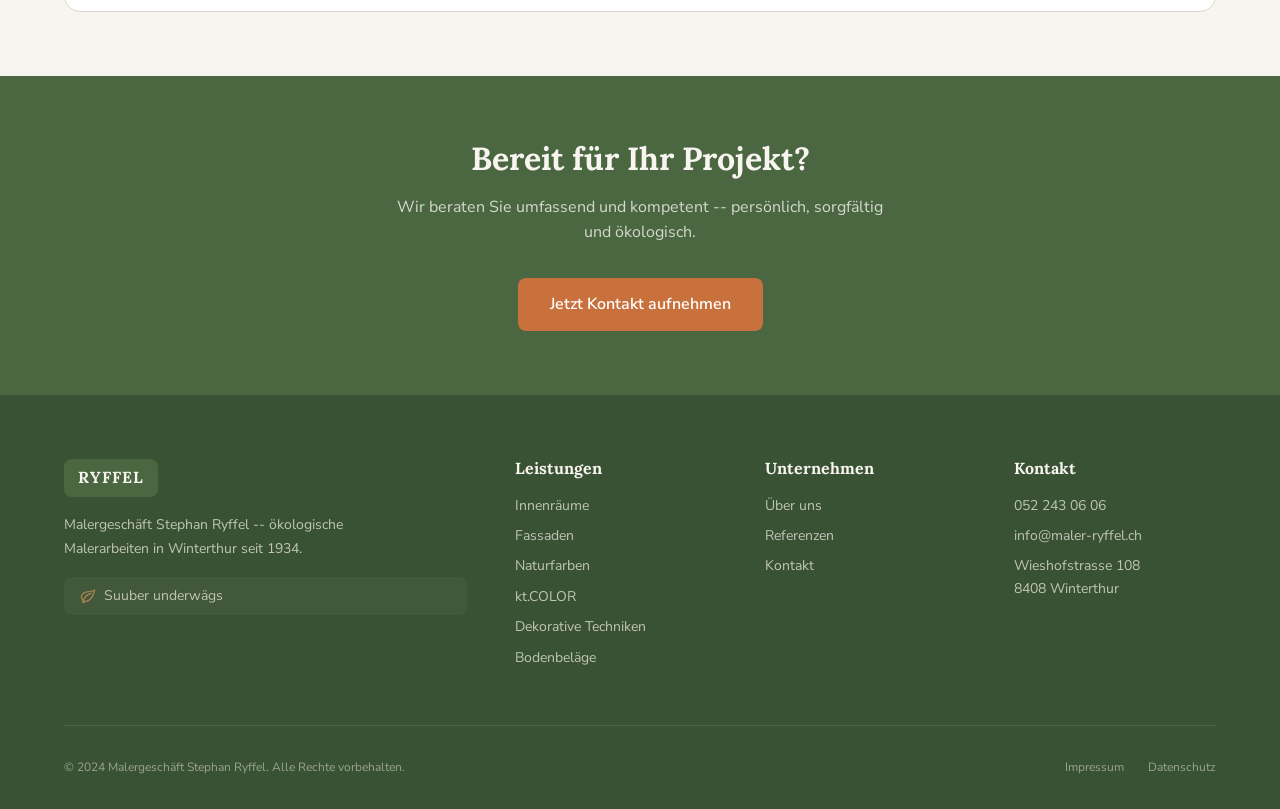
<file: leistungen.html>
<!DOCTYPE html>
<html lang="de">
<head>
  <meta charset="UTF-8">
  <meta name="viewport" content="width=device-width, initial-scale=1.0">
  <title>Leistungen | Maler Ryffel Winterthur</title>
  <meta name="description" content="Unser Leistungsangebot: Innenmalerei, Fassaden, Spritzarbeiten, Naturfarben, kt.COLOR Pigmentfarben, dekorative Techniken und Bodenbeläge in Winterthur.">
  <meta name="robots" content="index, follow">
  <link rel="canonical" href="https://ryffel-maler-redesign.pages.dev/leistungen.html">
  <meta property="og:title" content="Leistungen | Maler Ryffel Winterthur">
  <meta property="og:description" content="Innenmalerei, Fassaden, Spritzarbeiten, Naturfarben, kt.COLOR, dekorative Techniken und Bodenbeläge.">
  <meta property="og:url" content="https://ryffel-maler-redesign.pages.dev/leistungen.html">
  <meta property="og:type" content="website">
  <meta property="og:locale" content="de_CH">
  <link href="https://fonts.googleapis.com/css2?family=Lora:ital,wght@0,400;0,700;1,400;1,700&family=Nunito+Sans:wght@300;400;600;700&display=swap" rel="stylesheet">
  <link rel="stylesheet" href="style.css">
  <link rel="icon" type="image/svg+xml" href="data:image/svg+xml,<svg xmlns='http://www.w3.org/2000/svg' viewBox='0 0 32 32'><rect width='32' height='32' rx='6' fill='%234A6741'/><text x='50%25' y='55%25' text-anchor='middle' dominant-baseline='central' font-size='14' font-weight='bold' fill='%23F8F5F0'>R</text></svg>">
  <script type="application/ld+json">
  {
    "@context": "https://schema.org",
    "@type": "BreadcrumbList",
    "itemListElement": [
      {"@type": "ListItem", "position": 1, "name": "Startseite", "item": "https://ryffel-maler-redesign.pages.dev/"},
      {"@type": "ListItem", "position": 2, "name": "Leistungen", "item": "https://ryffel-maler-redesign.pages.dev/leistungen.html"}
    ]
  }
  </script>
</head>
<body class="has-eco-banner">

  <div class="eco-banner">
    <svg width="16" height="16" viewBox="0 0 24 24" fill="none" stroke="currentColor" stroke-width="2" stroke-linecap="round" stroke-linejoin="round"><path d="M17 8C8 10 5.9 16.17 3.82 21.34l1.89.66.95-2.3c.48.17.98.3 1.34.3C19 20 22 3 22 3c-1 2-8 2.25-13 3.25S2 11.5 2 13.5s1.75 3.75 1.75 3.75"/></svg>
    Suuber underwägs -- 50% Elektro-Flotte &amp; Velo-Transport
  </div>

  <header class="site-header" id="header">
    <div class="container header-inner">
      <a href="index.html" class="logo"><span class="logo-badge">RYFFEL</span></a>
      <nav class="main-nav" id="mainNav" aria-label="Hauptnavigation">
        <ul>
          <li><a href="index.html">Startseite</a></li>
          <li><a href="leistungen.html" class="active">Leistungen</a></li>
          <li><a href="referenzen.html">Referenzen</a></li>
          <li><a href="ueber-uns.html">Über uns</a></li>
          <li><a href="kontakt.html">Kontakt</a></li>
        </ul>
      </nav>
      <a href="kontakt.html" class="btn btn-primary header-cta">Jetzt anfragen</a>
      <button class="mobile-toggle" id="mobileToggle" aria-label="Menü öffnen"><span></span><span></span><span></span></button>
    </div>
  </header>

  <section class="page-header">
    <div class="container">
      <h1>Unsere Leistungen</h1>
      <p>Schützen -- Verschönern -- Kennzeichnen. Für diese drei Zwecke malen wir Dinge an. Und das mit Leidenschaft seit 1934.</p>
    </div>
  </section>

  <div class="container">
    <div class="breadcrumb">
      <a href="index.html">Startseite</a> <span>/</span> Leistungen
    </div>
  </div>

  <section class="section">
    <div class="container">
      <div class="services-overview">

        <div class="service-overview-card">
          <div class="service-card-img" style="background-image: url('https://images.unsplash.com/photo-1589939705384-5185137a7f0f?w=800&q=80');"></div>
          <div class="service-card-content">
            <h3>Innenräume</h3>
            <p>Ökologische Anstricharbeiten auf Decken und Wände, Tapezierarbeiten, Verputzarbeiten und Farbberatung mit kt.COLOR Pigmentfarben.</p>
            <ul class="feature-list">
              <li><svg width="16" height="16" viewBox="0 0 24 24" fill="none" stroke="currentColor" stroke-width="2"><polyline points="20 6 9 17 4 12"/></svg> Emissions- und lösungsmittelfreie Farben</li>
              <li><svg width="16" height="16" viewBox="0 0 24 24" fill="none" stroke="currentColor" stroke-width="2"><polyline points="20 6 9 17 4 12"/></svg> Tapezier- und Verputzarbeiten</li>
              <li><svg width="16" height="16" viewBox="0 0 24 24" fill="none" stroke="currentColor" stroke-width="2"><polyline points="20 6 9 17 4 12"/></svg> Farbkonzepte mit kt.COLOR</li>
            </ul>
            <a href="leistungen/innenraeume.html" class="btn btn-outline">Mehr erfahren</a>
          </div>
        </div>

        <div class="service-overview-card">
          <div class="service-card-img" style="background-image: url('https://images.unsplash.com/photo-1595814433015-e6f5ce69614e?w=800&q=80');"></div>
          <div class="service-card-content">
            <h3>Fassaden</h3>
            <p>Langlebige Fassadenrenovationen mit individueller Untergrundbeurteilung, mineralischen Farben und kompetenter Farbberatung.</p>
            <ul class="feature-list">
              <li><svg width="16" height="16" viewBox="0 0 24 24" fill="none" stroke="currentColor" stroke-width="2"><polyline points="20 6 9 17 4 12"/></svg> Mineralische Fassadenfarben</li>
              <li><svg width="16" height="16" viewBox="0 0 24 24" fill="none" stroke="currentColor" stroke-width="2"><polyline points="20 6 9 17 4 12"/></svg> Denkmalpflege-Erfahrung</li>
              <li><svg width="16" height="16" viewBox="0 0 24 24" fill="none" stroke="currentColor" stroke-width="2"><polyline points="20 6 9 17 4 12"/></svg> Werterhaltung garantiert</li>
            </ul>
            <a href="leistungen/fassaden.html" class="btn btn-outline">Mehr erfahren</a>
          </div>
        </div>

        <div class="service-overview-card">
          <div class="service-card-img" style="background-image: url('https://images.unsplash.com/photo-1558618666-fcd25c85f82e?w=800&q=80');"></div>
          <div class="service-card-content">
            <h3>Spritzarbeiten</h3>
            <p>In unserer Werkstatt erledigen wir handwerkliche Spritzarbeiten aller Art -- von Jalousieläden über Metallteile bis zu Möbeln.</p>
            <ul class="feature-list">
              <li><svg width="16" height="16" viewBox="0 0 24 24" fill="none" stroke="currentColor" stroke-width="2"><polyline points="20 6 9 17 4 12"/></svg> Jalousieläden und Metallteile</li>
              <li><svg width="16" height="16" viewBox="0 0 24 24" fill="none" stroke="currentColor" stroke-width="2"><polyline points="20 6 9 17 4 12"/></svg> Möbel und Einrichtung</li>
              <li><svg width="16" height="16" viewBox="0 0 24 24" fill="none" stroke="currentColor" stroke-width="2"><polyline points="20 6 9 17 4 12"/></svg> Individuelle Materialwahl</li>
            </ul>
            <a href="leistungen/spritzarbeiten.html" class="btn btn-outline">Mehr erfahren</a>
          </div>
        </div>

        <div class="service-overview-card">
          <div class="service-card-img" style="background-image: url('https://images.unsplash.com/photo-1513364776144-60967b0f800f?w=800&q=80');"></div>
          <div class="service-card-content">
            <h3>Naturfarben</h3>
            <p>Ölfarben, Silikatfarben, Lehmputze, Kalkfarben -- natürliche Materialien sind besser! Lebendig, wohngesund, dauerhaft und renovationsfreundlich.</p>
            <ul class="feature-list">
              <li><svg width="16" height="16" viewBox="0 0 24 24" fill="none" stroke="currentColor" stroke-width="2"><polyline points="20 6 9 17 4 12"/></svg> Oel-Emulsionsfarben</li>
              <li><svg width="16" height="16" viewBox="0 0 24 24" fill="none" stroke="currentColor" stroke-width="2"><polyline points="20 6 9 17 4 12"/></svg> Silikat- und Mineralfarben</li>
              <li><svg width="16" height="16" viewBox="0 0 24 24" fill="none" stroke="currentColor" stroke-width="2"><polyline points="20 6 9 17 4 12"/></svg> Lehm- und Kalkputze</li>
            </ul>
            <a href="leistungen/naturfarben.html" class="btn btn-outline">Mehr erfahren</a>
          </div>
        </div>

        <div class="service-overview-card">
          <div class="service-card-img" style="background-image: url('https://images.unsplash.com/photo-1560185007-cde436f6a4d0?w=800&q=80');"></div>
          <div class="service-card-content">
            <h3>Dekorative Techniken</h3>
            <p>Das Salz in der Suppe des anspruchsvollen Berufsmannes: Holzimitationen, Marmorierungen, Lasurtechniken, Schablonierarbeiten und Fassadenbeschriftungen.</p>
            <ul class="feature-list">
              <li><svg width="16" height="16" viewBox="0 0 24 24" fill="none" stroke="currentColor" stroke-width="2"><polyline points="20 6 9 17 4 12"/></svg> Holz- und Steinimitationen</li>
              <li><svg width="16" height="16" viewBox="0 0 24 24" fill="none" stroke="currentColor" stroke-width="2"><polyline points="20 6 9 17 4 12"/></svg> Lasur- und Schabloniertechniken</li>
              <li><svg width="16" height="16" viewBox="0 0 24 24" fill="none" stroke="currentColor" stroke-width="2"><polyline points="20 6 9 17 4 12"/></svg> Wandbilder und Beschriftungen</li>
            </ul>
            <a href="leistungen/dekorative-techniken.html" class="btn btn-outline">Mehr erfahren</a>
          </div>
        </div>

        <div class="service-overview-card">
          <div class="service-card-img" style="background-image: url('https://images.unsplash.com/photo-1615873968403-89e068629265?w=800&q=80');"></div>
          <div class="service-card-content">
            <h3>Bodenbeläge</h3>
            <p>Bei der Zimmerrenovation gleich den Boden erneuern -- alles aus einer Hand. Parkett, Laminat, Teppiche oder moderne fugenlose Bodenbeläge.</p>
            <ul class="feature-list">
              <li><svg width="16" height="16" viewBox="0 0 24 24" fill="none" stroke="currentColor" stroke-width="2"><polyline points="20 6 9 17 4 12"/></svg> Parkett und Laminat</li>
              <li><svg width="16" height="16" viewBox="0 0 24 24" fill="none" stroke="currentColor" stroke-width="2"><polyline points="20 6 9 17 4 12"/></svg> Teppiche und Designbeläge</li>
              <li><svg width="16" height="16" viewBox="0 0 24 24" fill="none" stroke="currentColor" stroke-width="2"><polyline points="20 6 9 17 4 12"/></svg> Fugenlose Bodenbeläge</li>
            </ul>
            <a href="leistungen/bodenbelaege.html" class="btn btn-outline">Mehr erfahren</a>
          </div>
        </div>

        <div class="service-overview-card">
          <div class="service-card-img" style="background-image: url('https://images.unsplash.com/photo-1525909002-1b05e0c869d8?w=800&q=80');"></div>
          <div class="service-card-content">
            <h3>kt.COLOR Meister der Farben</h3>
            <p>Echte Pigmentfarben der exklusiven Farbenmanufaktur kt.COLOR in Uster. Über 120 Pigmente, unvergleichliche Schönheit und Tiefe -- wir sind zertifizierte "Meister der Farben".</p>
            <ul class="feature-list">
              <li><svg width="16" height="16" viewBox="0 0 24 24" fill="none" stroke="currentColor" stroke-width="2"><polyline points="20 6 9 17 4 12"/></svg> 120+ echte Pigmente</li>
              <li><svg width="16" height="16" viewBox="0 0 24 24" fill="none" stroke="currentColor" stroke-width="2"><polyline points="20 6 9 17 4 12"/></svg> Handwerkliche Tradition</li>
              <li><svg width="16" height="16" viewBox="0 0 24 24" fill="none" stroke="currentColor" stroke-width="2"><polyline points="20 6 9 17 4 12"/></svg> Zertifizierte Verarbeitung</li>
            </ul>
            <a href="leistungen/meister-der-farben.html" class="btn btn-outline">Mehr erfahren</a>
          </div>
        </div>

      </div>
    </div>
  </section>

  <section class="cta-banner">
    <div class="container">
      <h2>Bereit für Ihr Projekt?</h2>
      <p>Wir beraten Sie umfassend und kompetent -- persönlich, sorgfältig und ökologisch.</p>
      <a href="kontakt.html" class="btn btn-primary btn-lg">Jetzt Kontakt aufnehmen</a>
    </div>
  </section>

  <footer class="site-footer">
    <div class="container">
      <div class="footer-grid">
        <div class="footer-brand">
          <span class="logo-badge">RYFFEL</span>
          <p>Malergeschäft Stephan Ryffel -- ökologische Malerarbeiten in Winterthur seit 1934.</p>
          <div class="footer-eco">
            <svg width="16" height="16" viewBox="0 0 24 24" fill="none" stroke="currentColor" stroke-width="2" stroke-linecap="round" stroke-linejoin="round"><path d="M17 8C8 10 5.9 16.17 3.82 21.34l1.89.66.95-2.3c.48.17.98.3 1.34.3C19 20 22 3 22 3c-1 2-8 2.25-13 3.25S2 11.5 2 13.5s1.75 3.75 1.75 3.75"/></svg>
            Suuber underwägs
          </div>
        </div>
        <div class="footer-col">
          <h4>Leistungen</h4>
          <a href="leistungen/innenraeume.html">Innenräume</a>
          <a href="leistungen/fassaden.html">Fassaden</a>
          <a href="leistungen/naturfarben.html">Naturfarben</a>
          <a href="leistungen/meister-der-farben.html">kt.COLOR</a>
          <a href="leistungen/dekorative-techniken.html">Dekorative Techniken</a>
          <a href="leistungen/bodenbelaege.html">Bodenbeläge</a>
        </div>
        <div class="footer-col">
          <h4>Unternehmen</h4>
          <a href="ueber-uns.html">Über uns</a>
          <a href="referenzen.html">Referenzen</a>
          <a href="kontakt.html">Kontakt</a>
        </div>
        <div class="footer-col">
          <h4>Kontakt</h4>
          <a href="tel:+41522430606">052 243 06 06</a>
          <a href="mailto:info@maler-ryffel.ch">info@maler-ryffel.ch</a>
          <p style="font-size:var(--font-size-small);opacity:0.7;margin-top:var(--space-sm);">Wieshofstrasse 108<br>8408 Winterthur</p>
        </div>
      </div>
      <div class="footer-bottom">
        <p>&copy; 2024 Malergeschäft Stephan Ryffel. Alle Rechte vorbehalten.</p>
        <div class="legal-links"><a href="#">Impressum</a><a href="#">Datenschutz</a></div>
      </div>
    </div>
  </footer>

  <script>
    const header = document.getElementById('header');
    window.addEventListener('scroll', () => header.classList.toggle('scrolled', window.scrollY > 50));
    document.getElementById('mobileToggle').addEventListener('click', () => document.getElementById('mainNav').classList.toggle('active'));
  </script>
</body>
</html>
</file>
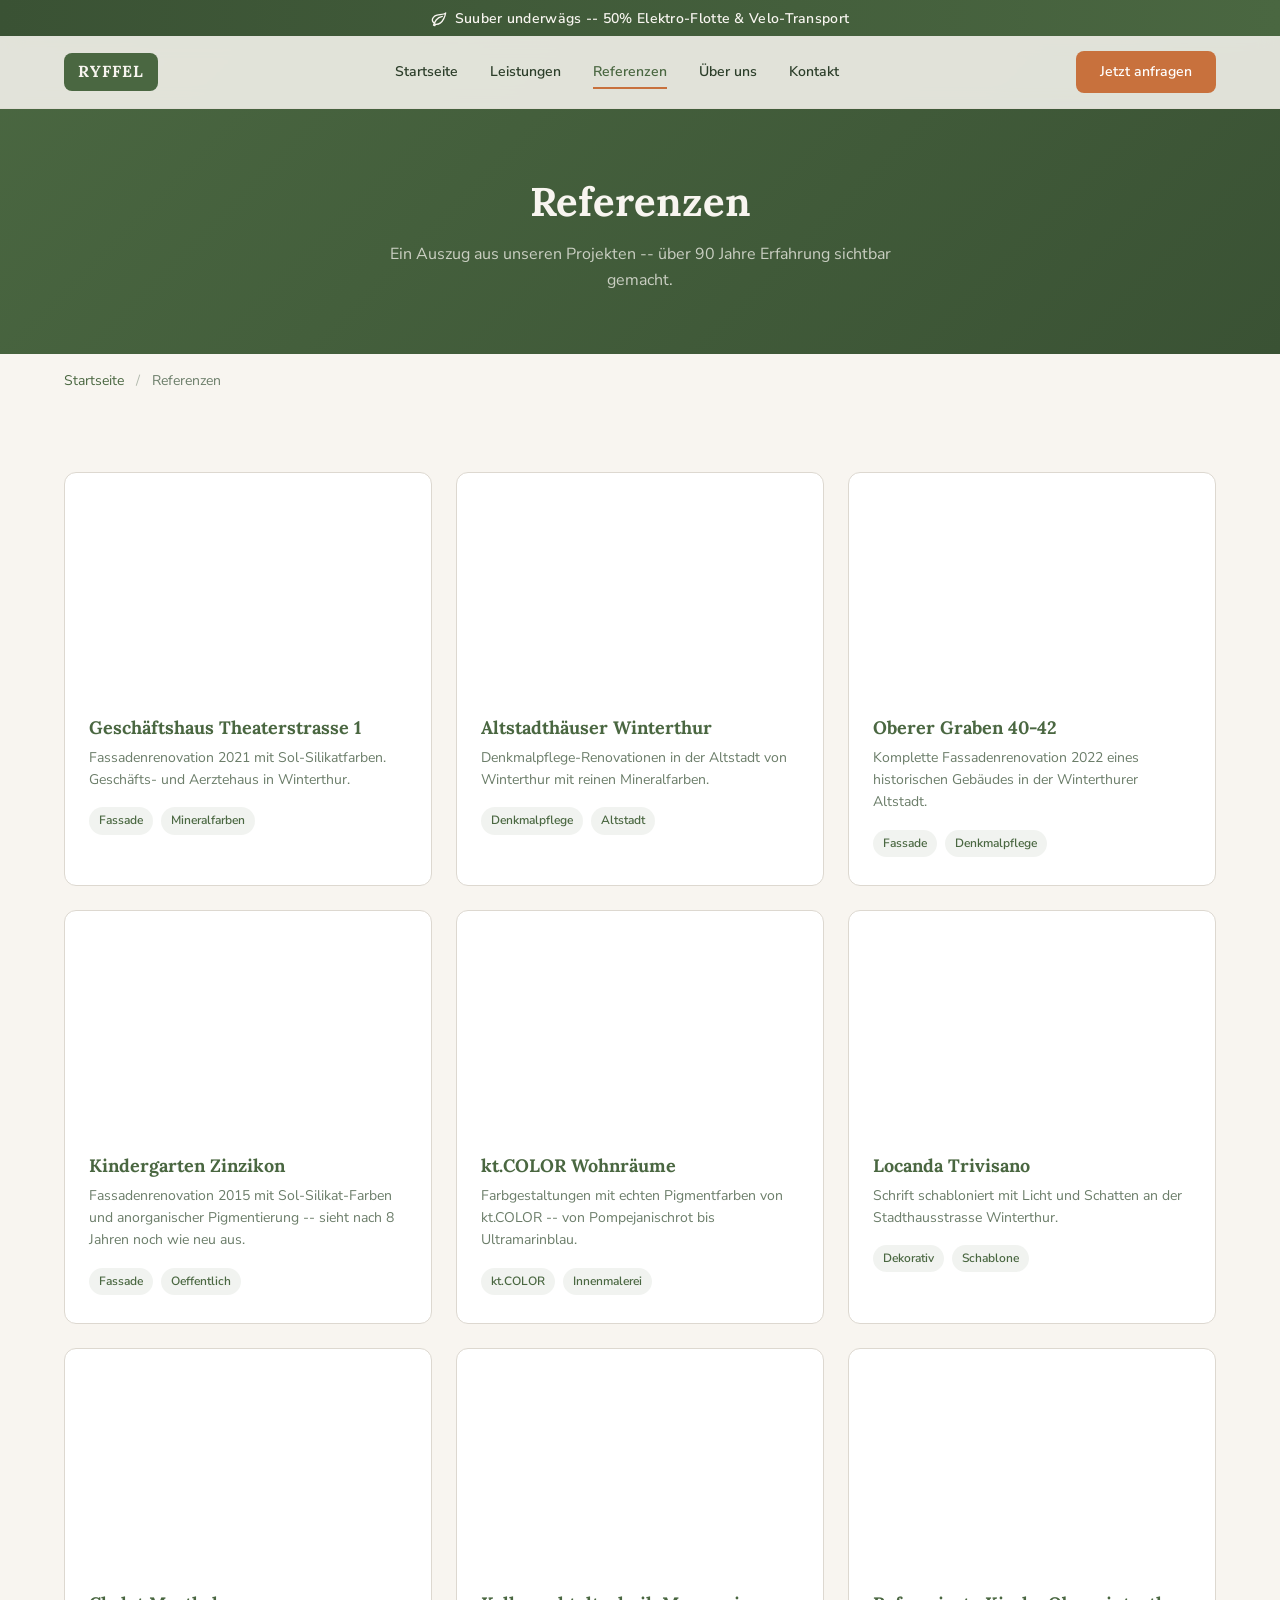
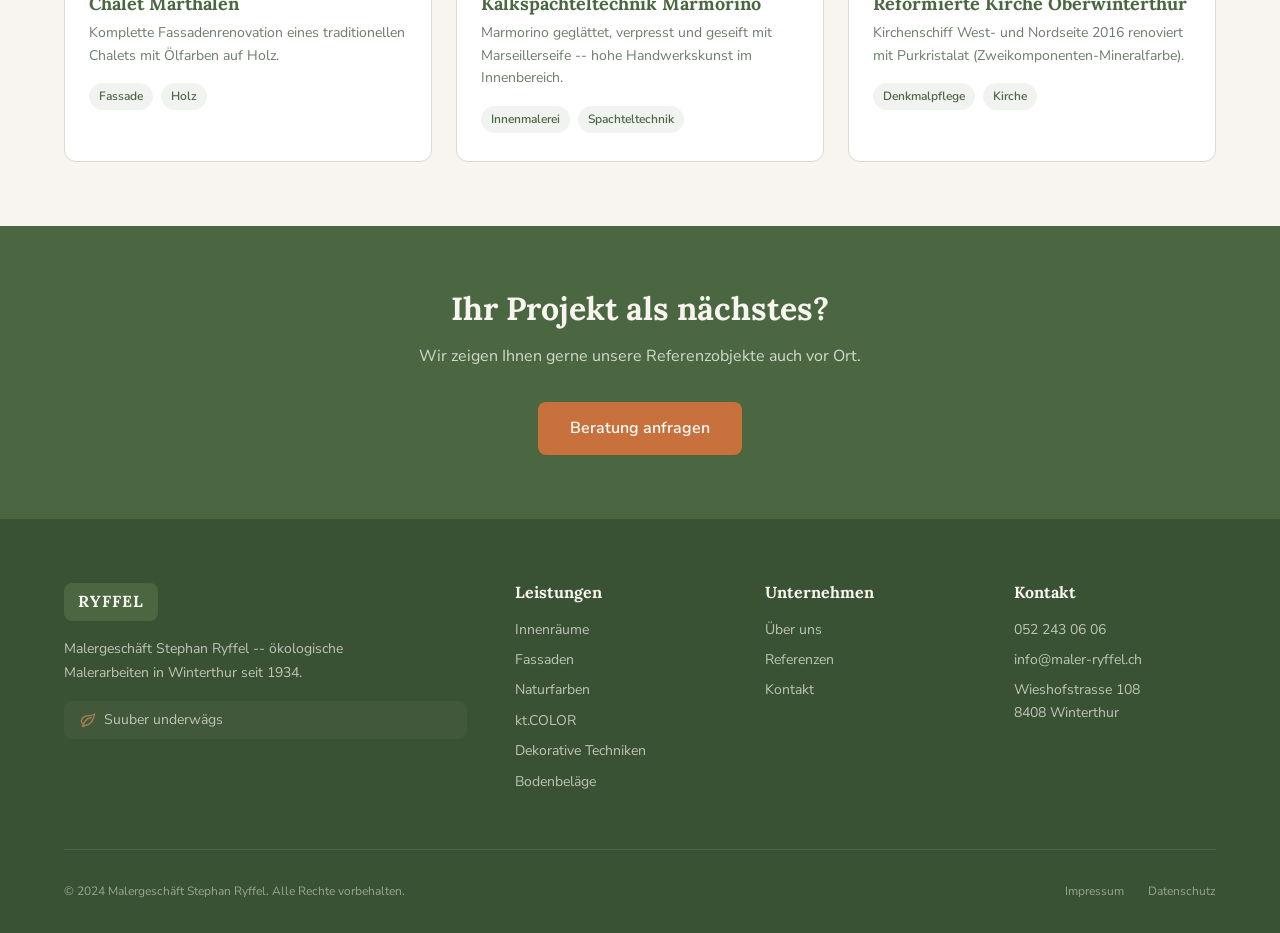
<file: referenzen.html>
<!DOCTYPE html>
<html lang="de">
<head>
  <meta charset="UTF-8">
  <meta name="viewport" content="width=device-width, initial-scale=1.0">
  <title>Referenzen | Maler Ryffel Winterthur</title>
  <meta name="description" content="Referenzprojekte von Maler Ryffel Winterthur: Fassadenrenovationen, Innenmalerei, Denkmalpflege, kt.COLOR Pigmentfarben. Über 90 Jahre Erfahrung.">
  <meta name="robots" content="index, follow">
  <link rel="canonical" href="https://ryffel-maler-redesign.pages.dev/referenzen.html">
  <meta property="og:title" content="Referenzen | Maler Ryffel Winterthur">
  <meta property="og:description" content="Unsere Referenzprojekte: Fassaden, Innenmalerei, Denkmalpflege, kt.COLOR.">
  <meta property="og:url" content="https://ryffel-maler-redesign.pages.dev/referenzen.html">
  <meta property="og:type" content="website">
  <link href="https://fonts.googleapis.com/css2?family=Lora:ital,wght@0,400;0,700;1,400;1,700&family=Nunito+Sans:wght@300;400;600;700&display=swap" rel="stylesheet">
  <link rel="stylesheet" href="style.css">
  <link rel="icon" type="image/svg+xml" href="data:image/svg+xml,<svg xmlns='http://www.w3.org/2000/svg' viewBox='0 0 32 32'><rect width='32' height='32' rx='6' fill='%234A6741'/><text x='50%25' y='55%25' text-anchor='middle' dominant-baseline='central' font-size='14' font-weight='bold' fill='%23F8F5F0'>R</text></svg>">
  <script type="application/ld+json">
  {"@context":"https://schema.org","@type":"BreadcrumbList","itemListElement":[{"@type":"ListItem","position":1,"name":"Startseite","item":"https://ryffel-maler-redesign.pages.dev/"},{"@type":"ListItem","position":2,"name":"Referenzen"}]}
  </script>
</head>
<body class="has-eco-banner">
  <div class="eco-banner"><svg width="16" height="16" viewBox="0 0 24 24" fill="none" stroke="currentColor" stroke-width="2" stroke-linecap="round" stroke-linejoin="round"><path d="M17 8C8 10 5.9 16.17 3.82 21.34l1.89.66.95-2.3c.48.17.98.3 1.34.3C19 20 22 3 22 3c-1 2-8 2.25-13 3.25S2 11.5 2 13.5s1.75 3.75 1.75 3.75"/></svg> Suuber underwägs -- 50% Elektro-Flotte &amp; Velo-Transport</div>

  <header class="site-header" id="header">
    <div class="container header-inner">
      <a href="index.html" class="logo"><span class="logo-badge">RYFFEL</span></a>
      <nav class="main-nav" id="mainNav" aria-label="Hauptnavigation"><ul><li><a href="index.html">Startseite</a></li><li><a href="leistungen.html">Leistungen</a></li><li><a href="referenzen.html" class="active">Referenzen</a></li><li><a href="ueber-uns.html">Über uns</a></li><li><a href="kontakt.html">Kontakt</a></li></ul></nav>
      <a href="kontakt.html" class="btn btn-primary header-cta">Jetzt anfragen</a>
      <button class="mobile-toggle" id="mobileToggle" aria-label="Menü öffnen"><span></span><span></span><span></span></button>
    </div>
  </header>

  <section class="page-header">
    <div class="container">
      <h1>Referenzen</h1>
      <p>Ein Auszug aus unseren Projekten -- über 90 Jahre Erfahrung sichtbar gemacht.</p>
    </div>
  </section>

  <div class="container"><div class="breadcrumb"><a href="index.html">Startseite</a> <span>/</span> Referenzen</div></div>

  <section class="section">
    <div class="container">
      <div class="ref-grid">

        <div class="ref-card">
          <div class="ref-card-img" style="background-image: url('https://images.unsplash.com/photo-1486406146926-c627a92ad1ab?w=600&q=80');"></div>
          <div class="ref-card-body">
            <h3>Geschäftshaus Theaterstrasse 1</h3>
            <p>Fassadenrenovation 2021 mit Sol-Silikatfarben. Geschäfts- und Aerztehaus in Winterthur.</p>
            <span class="ref-tag">Fassade</span>
            <span class="ref-tag">Mineralfarben</span>
          </div>
        </div>

        <div class="ref-card">
          <div class="ref-card-img" style="background-image: url('https://images.unsplash.com/photo-1480714378408-67cf0d13bc1b?w=600&q=80');"></div>
          <div class="ref-card-body">
            <h3>Altstadthäuser Winterthur</h3>
            <p>Denkmalpflege-Renovationen in der Altstadt von Winterthur mit reinen Mineralfarben.</p>
            <span class="ref-tag">Denkmalpflege</span>
            <span class="ref-tag">Altstadt</span>
          </div>
        </div>

        <div class="ref-card">
          <div class="ref-card-img" style="background-image: url('https://images.unsplash.com/photo-1600607687939-ce8a6c25118c?w=600&q=80');"></div>
          <div class="ref-card-body">
            <h3>Oberer Graben 40-42</h3>
            <p>Komplette Fassadenrenovation 2022 eines historischen Gebäudes in der Winterthurer Altstadt.</p>
            <span class="ref-tag">Fassade</span>
            <span class="ref-tag">Denkmalpflege</span>
          </div>
        </div>

        <div class="ref-card">
          <div class="ref-card-img" style="background-image: url('https://images.unsplash.com/photo-1595814433015-e6f5ce69614e?w=600&q=80');"></div>
          <div class="ref-card-body">
            <h3>Kindergarten Zinzikon</h3>
            <p>Fassadenrenovation 2015 mit Sol-Silikat-Farben und anorganischer Pigmentierung -- sieht nach 8 Jahren noch wie neu aus.</p>
            <span class="ref-tag">Fassade</span>
            <span class="ref-tag">Oeffentlich</span>
          </div>
        </div>

        <div class="ref-card">
          <div class="ref-card-img" style="background-image: url('https://images.unsplash.com/photo-1541123603104-512919d6a96c?w=600&q=80');"></div>
          <div class="ref-card-body">
            <h3>kt.COLOR Wohnräume</h3>
            <p>Farbgestaltungen mit echten Pigmentfarben von kt.COLOR -- von Pompejanischrot bis Ultramarinblau.</p>
            <span class="ref-tag">kt.COLOR</span>
            <span class="ref-tag">Innenmalerei</span>
          </div>
        </div>

        <div class="ref-card">
          <div class="ref-card-img" style="background-image: url('https://images.unsplash.com/photo-1560185007-cde436f6a4d0?w=600&q=80');"></div>
          <div class="ref-card-body">
            <h3>Locanda Trivisano</h3>
            <p>Schrift schabloniert mit Licht und Schatten an der Stadthausstrasse Winterthur.</p>
            <span class="ref-tag">Dekorativ</span>
            <span class="ref-tag">Schablone</span>
          </div>
        </div>

        <div class="ref-card">
          <div class="ref-card-img" style="background-image: url('https://images.unsplash.com/photo-1600585154340-be6161a56a0c?w=600&q=80');"></div>
          <div class="ref-card-body">
            <h3>Chalet Marthalen</h3>
            <p>Komplette Fassadenrenovation eines traditionellen Chalets mit Ölfarben auf Holz.</p>
            <span class="ref-tag">Fassade</span>
            <span class="ref-tag">Holz</span>
          </div>
        </div>

        <div class="ref-card">
          <div class="ref-card-img" style="background-image: url('https://images.unsplash.com/photo-1589939705384-5185137a7f0f?w=600&q=80');"></div>
          <div class="ref-card-body">
            <h3>Kalkspachteltechnik Marmorino</h3>
            <p>Marmorino geglättet, verpresst und geseift mit Marseillerseife -- hohe Handwerkskunst im Innenbereich.</p>
            <span class="ref-tag">Innenmalerei</span>
            <span class="ref-tag">Spachteltechnik</span>
          </div>
        </div>

        <div class="ref-card">
          <div class="ref-card-img" style="background-image: url('https://images.unsplash.com/photo-1581578731548-c64695cc6952?w=600&q=80');"></div>
          <div class="ref-card-body">
            <h3>Reformierte Kirche Oberwinterthur</h3>
            <p>Kirchenschiff West- und Nordseite 2016 renoviert mit Purkristalat (Zweikomponenten-Mineralfarbe).</p>
            <span class="ref-tag">Denkmalpflege</span>
            <span class="ref-tag">Kirche</span>
          </div>
        </div>

      </div>
    </div>
  </section>

  <section class="cta-banner">
    <div class="container">
      <h2>Ihr Projekt als nächstes?</h2>
      <p>Wir zeigen Ihnen gerne unsere Referenzobjekte auch vor Ort.</p>
      <a href="kontakt.html" class="btn btn-primary btn-lg">Beratung anfragen</a>
    </div>
  </section>

  <footer class="site-footer">
    <div class="container">
      <div class="footer-grid">
        <div class="footer-brand"><span class="logo-badge">RYFFEL</span><p>Malergeschäft Stephan Ryffel -- ökologische Malerarbeiten in Winterthur seit 1934.</p><div class="footer-eco"><svg width="16" height="16" viewBox="0 0 24 24" fill="none" stroke="currentColor" stroke-width="2" stroke-linecap="round" stroke-linejoin="round"><path d="M17 8C8 10 5.9 16.17 3.82 21.34l1.89.66.95-2.3c.48.17.98.3 1.34.3C19 20 22 3 22 3c-1 2-8 2.25-13 3.25S2 11.5 2 13.5s1.75 3.75 1.75 3.75"/></svg> Suuber underwägs</div></div>
        <div class="footer-col"><h4>Leistungen</h4><a href="leistungen/innenraeume.html">Innenräume</a><a href="leistungen/fassaden.html">Fassaden</a><a href="leistungen/naturfarben.html">Naturfarben</a><a href="leistungen/meister-der-farben.html">kt.COLOR</a><a href="leistungen/dekorative-techniken.html">Dekorative Techniken</a><a href="leistungen/bodenbelaege.html">Bodenbeläge</a></div>
        <div class="footer-col"><h4>Unternehmen</h4><a href="ueber-uns.html">Über uns</a><a href="referenzen.html">Referenzen</a><a href="kontakt.html">Kontakt</a></div>
        <div class="footer-col"><h4>Kontakt</h4><a href="tel:+41522430606">052 243 06 06</a><a href="mailto:info@maler-ryffel.ch">info@maler-ryffel.ch</a><p style="font-size:var(--font-size-small);opacity:0.7;margin-top:var(--space-sm);">Wieshofstrasse 108<br>8408 Winterthur</p></div>
      </div>
      <div class="footer-bottom"><p>&copy; 2024 Malergeschäft Stephan Ryffel. Alle Rechte vorbehalten.</p><div class="legal-links"><a href="#">Impressum</a><a href="#">Datenschutz</a></div></div>
    </div>
  </footer>
  <script>const header=document.getElementById('header');window.addEventListener('scroll',()=>header.classList.toggle('scrolled',window.scrollY>50));document.getElementById('mobileToggle').addEventListener('click',()=>document.getElementById('mainNav').classList.toggle('active'));</script>
</body>
</html>
</file>
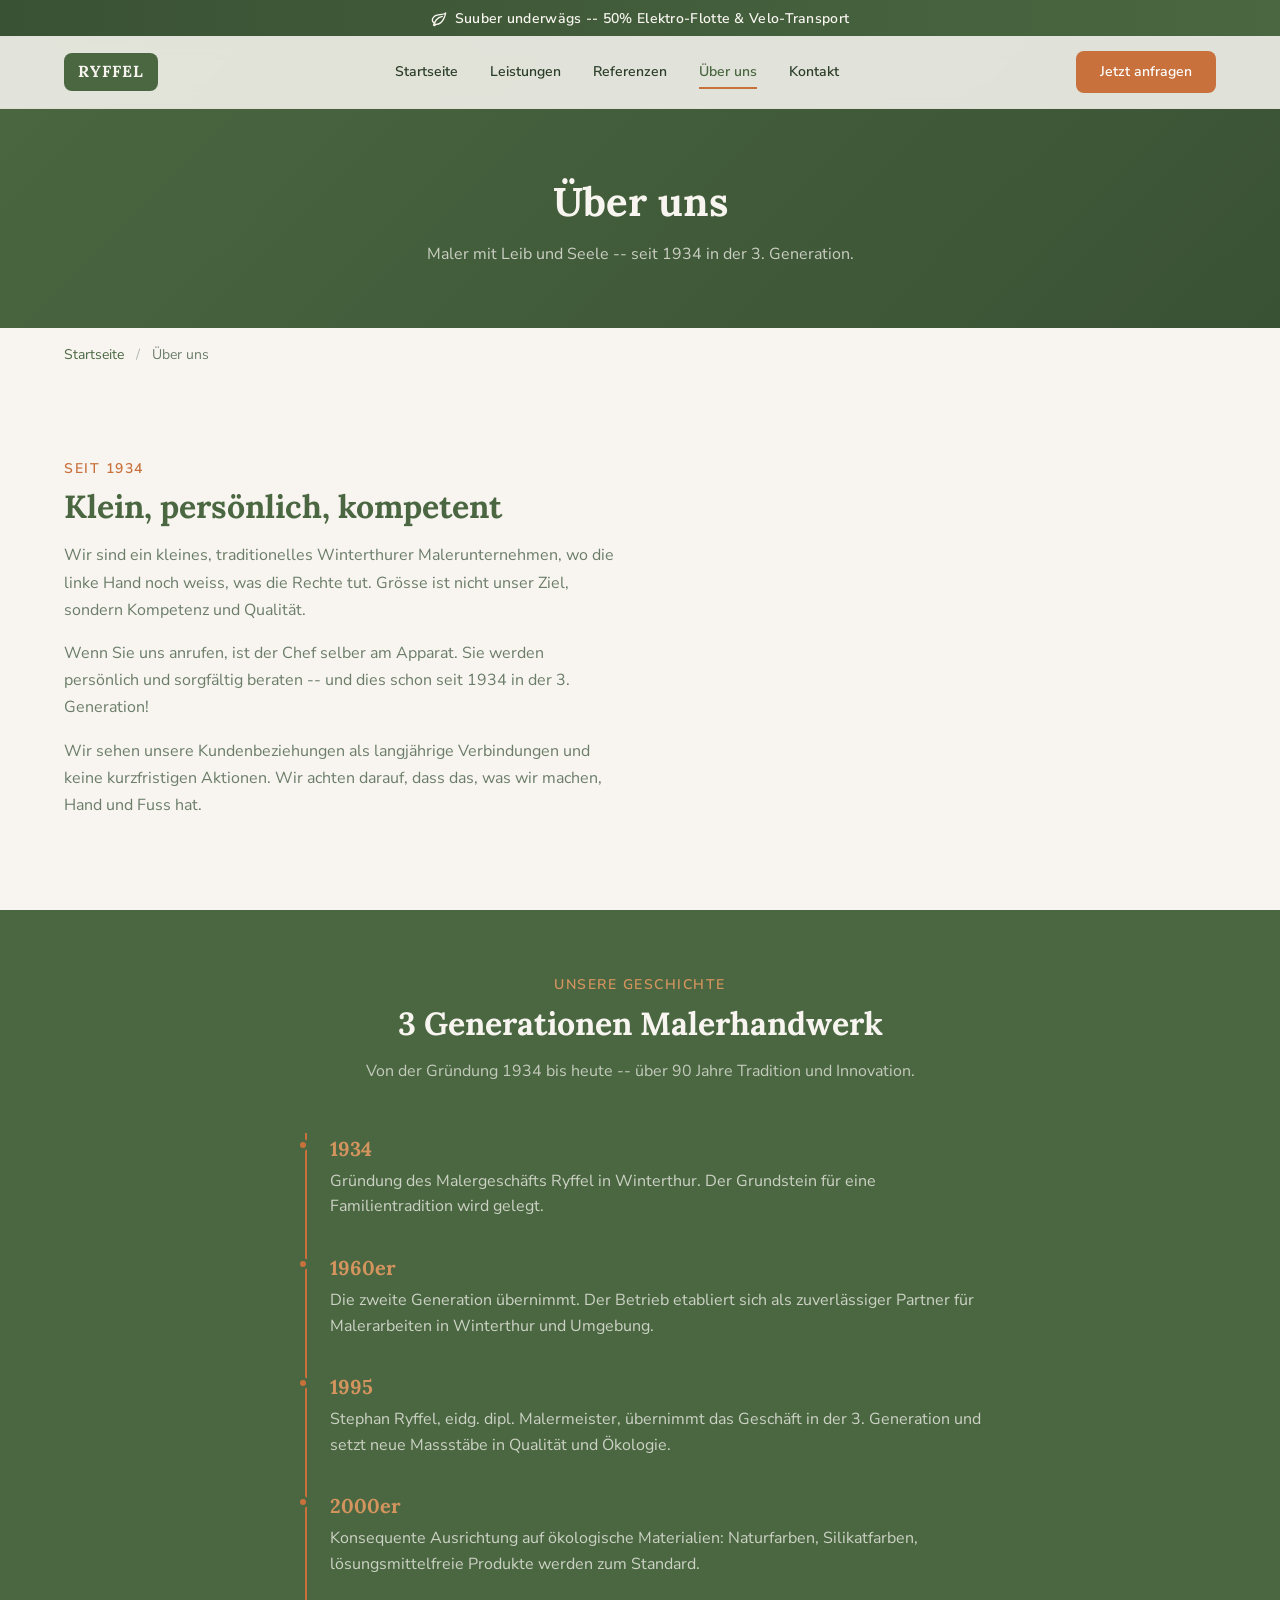
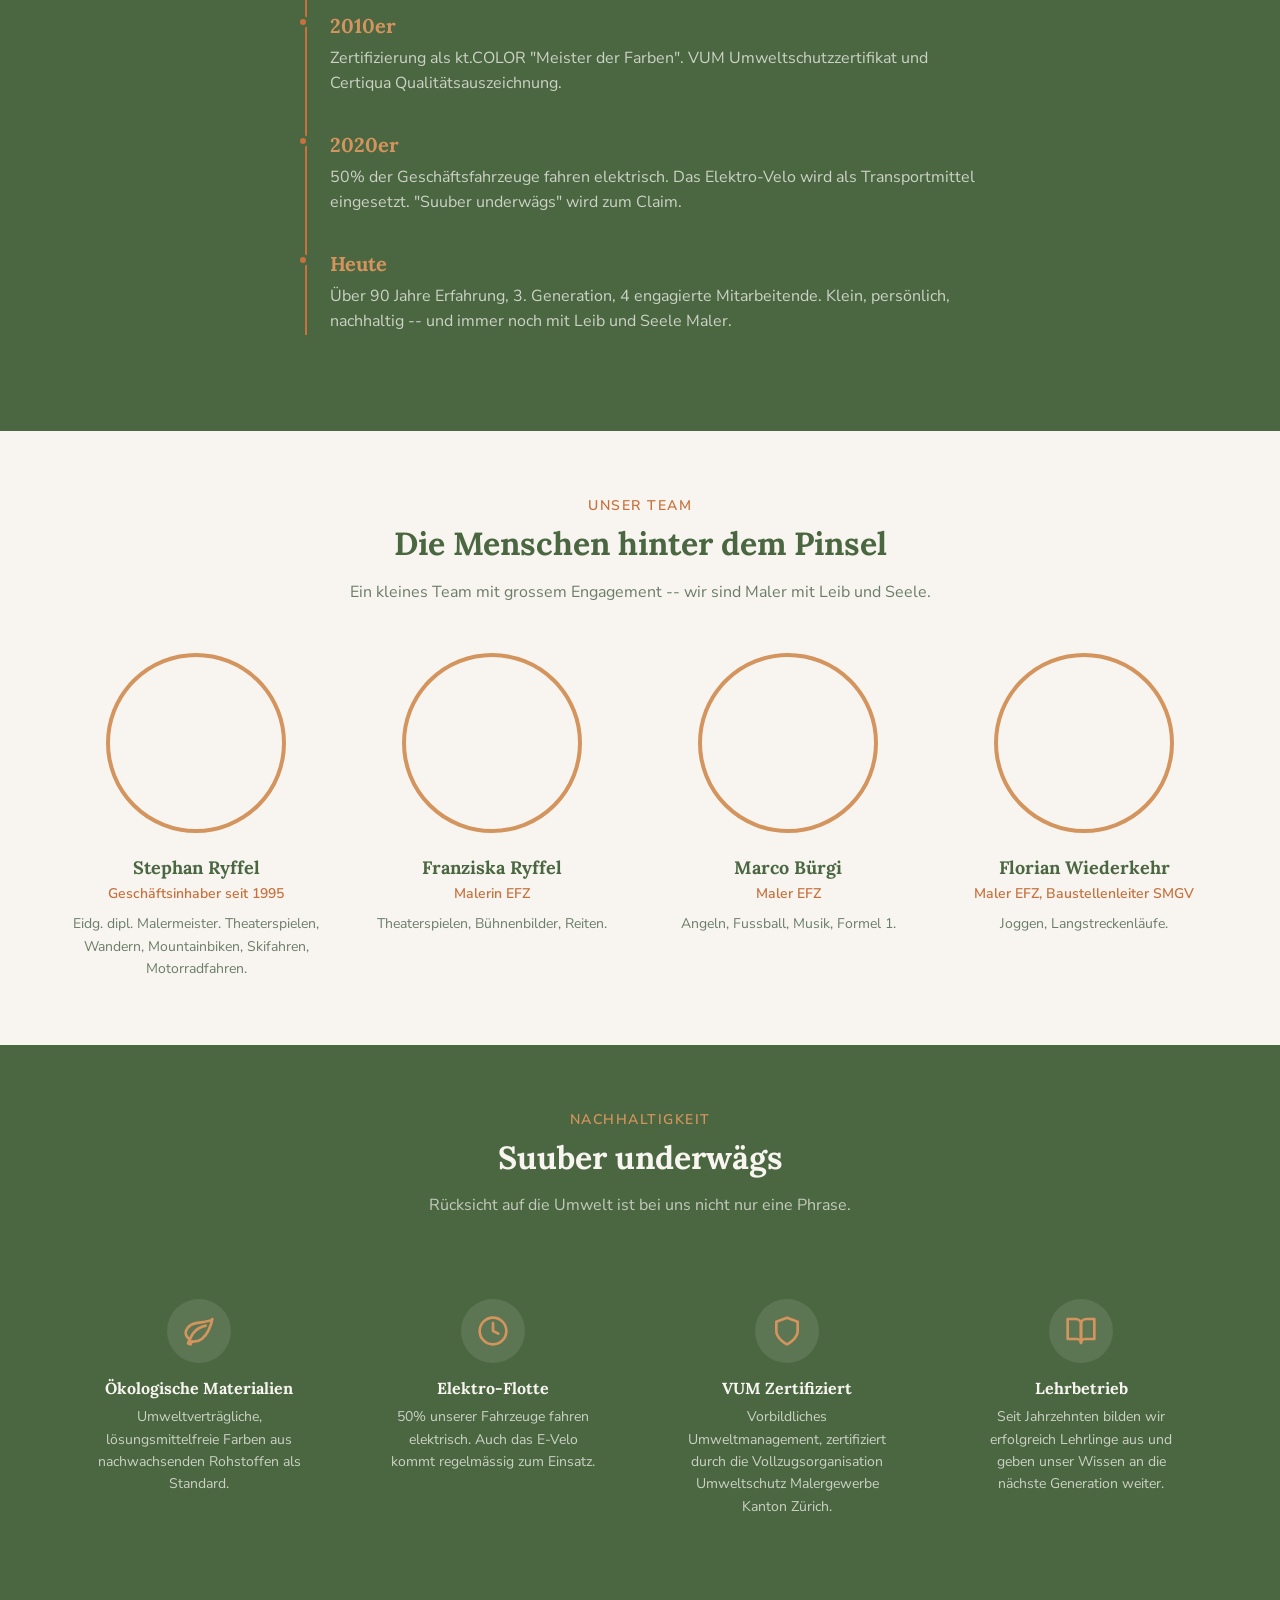
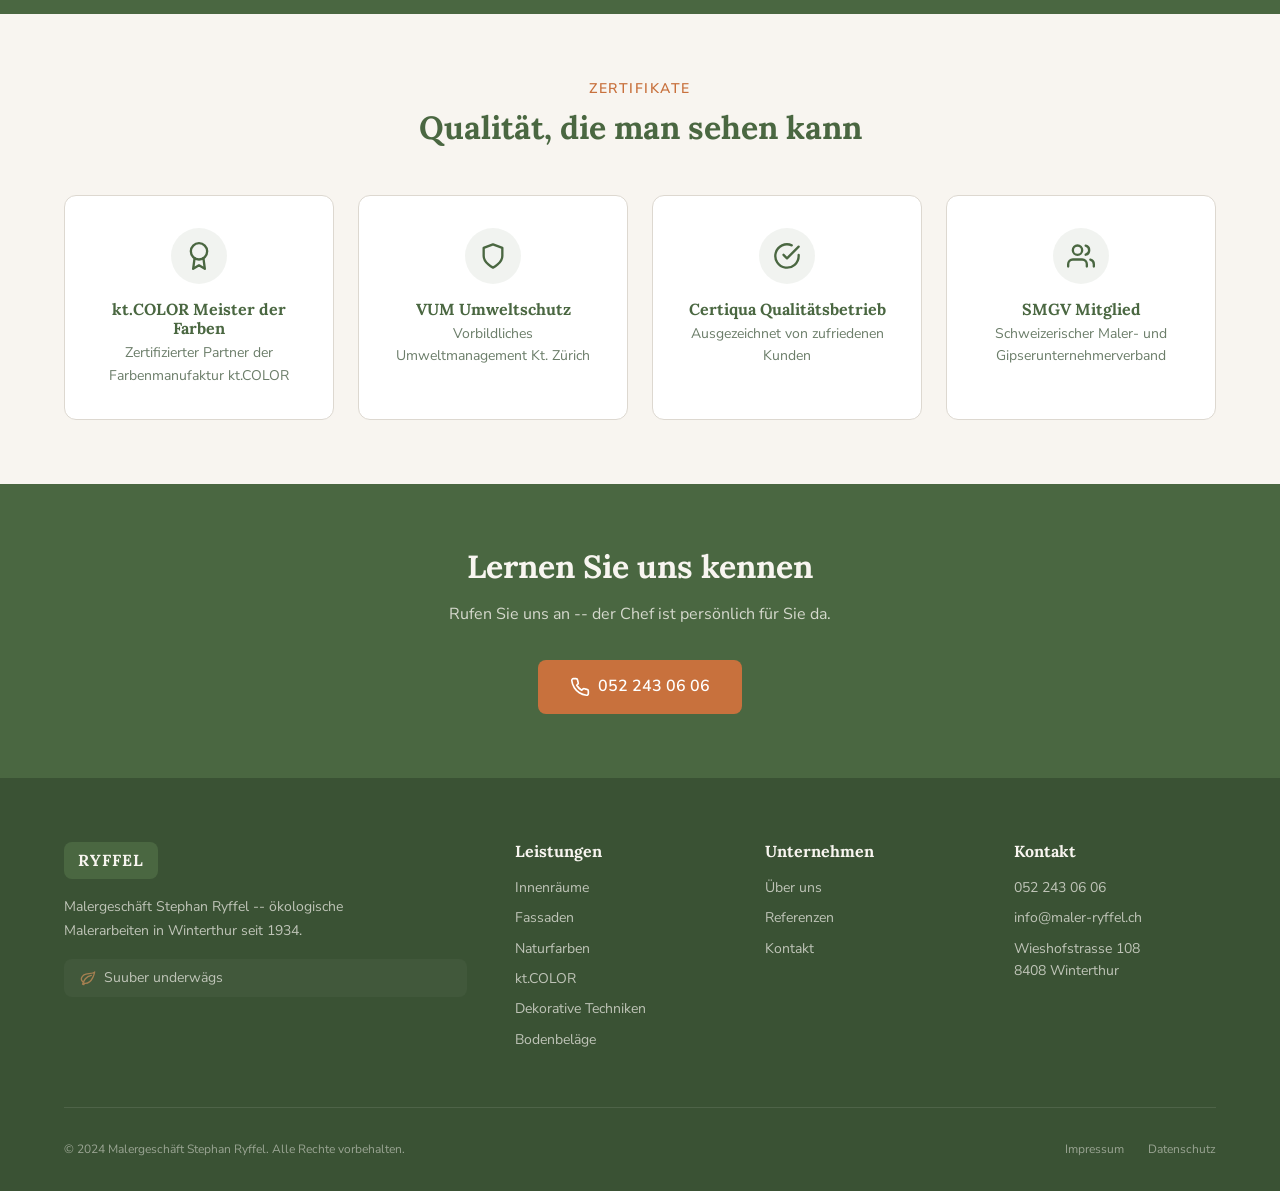
<file: ueber-uns.html>
<!DOCTYPE html>
<html lang="de">
<head>
  <meta charset="UTF-8">
  <meta name="viewport" content="width=device-width, initial-scale=1.0">
  <title>Über uns | Maler Ryffel Winterthur seit 1934</title>
  <meta name="description" content="Malergeschäft Ryffel Winterthur: 3. Generation seit 1934. Ökologisch, persönlich, kompetent. Team, Geschichte und Nachhaltigkeit.">
  <meta name="robots" content="index, follow">
  <link rel="canonical" href="https://ryffel-maler-redesign.pages.dev/ueber-uns.html">
  <meta property="og:title" content="Über uns | Maler Ryffel seit 1934">
  <meta property="og:description" content="3. Generation seit 1934. Ökologisch, persönlich, kompetent. Unser Team und unsere Geschichte.">
  <meta property="og:url" content="https://ryffel-maler-redesign.pages.dev/ueber-uns.html">
  <meta property="og:type" content="website">
  <link href="https://fonts.googleapis.com/css2?family=Lora:ital,wght@0,400;0,700;1,400;1,700&family=Nunito+Sans:wght@300;400;600;700&display=swap" rel="stylesheet">
  <link rel="stylesheet" href="style.css">
  <link rel="icon" type="image/svg+xml" href="data:image/svg+xml,<svg xmlns='http://www.w3.org/2000/svg' viewBox='0 0 32 32'><rect width='32' height='32' rx='6' fill='%234A6741'/><text x='50%25' y='55%25' text-anchor='middle' dominant-baseline='central' font-size='14' font-weight='bold' fill='%23F8F5F0'>R</text></svg>">
  <script type="application/ld+json">
  {"@context":"https://schema.org","@type":"BreadcrumbList","itemListElement":[{"@type":"ListItem","position":1,"name":"Startseite","item":"https://ryffel-maler-redesign.pages.dev/"},{"@type":"ListItem","position":2,"name":"Über uns"}]}
  </script>
</head>
<body class="has-eco-banner">
  <div class="eco-banner"><svg width="16" height="16" viewBox="0 0 24 24" fill="none" stroke="currentColor" stroke-width="2" stroke-linecap="round" stroke-linejoin="round"><path d="M17 8C8 10 5.9 16.17 3.82 21.34l1.89.66.95-2.3c.48.17.98.3 1.34.3C19 20 22 3 22 3c-1 2-8 2.25-13 3.25S2 11.5 2 13.5s1.75 3.75 1.75 3.75"/></svg> Suuber underwägs -- 50% Elektro-Flotte &amp; Velo-Transport</div>

  <header class="site-header" id="header">
    <div class="container header-inner">
      <a href="index.html" class="logo"><span class="logo-badge">RYFFEL</span></a>
      <nav class="main-nav" id="mainNav" aria-label="Hauptnavigation"><ul><li><a href="index.html">Startseite</a></li><li><a href="leistungen.html">Leistungen</a></li><li><a href="referenzen.html">Referenzen</a></li><li><a href="ueber-uns.html" class="active">Über uns</a></li><li><a href="kontakt.html">Kontakt</a></li></ul></nav>
      <a href="kontakt.html" class="btn btn-primary header-cta">Jetzt anfragen</a>
      <button class="mobile-toggle" id="mobileToggle" aria-label="Menü öffnen"><span></span><span></span><span></span></button>
    </div>
  </header>

  <section class="page-header">
    <div class="container">
      <h1>Über uns</h1>
      <p>Maler mit Leib und Seele -- seit 1934 in der 3. Generation.</p>
    </div>
  </section>

  <div class="container"><div class="breadcrumb"><a href="index.html">Startseite</a> <span>/</span> Über uns</div></div>

  <!-- INTRO -->
  <section class="section">
    <div class="container">
      <div class="text-image">
        <div class="text-image-content">
          <span class="section-label">Seit 1934</span>
          <h2>Klein, persönlich, kompetent</h2>
          <p>Wir sind ein kleines, traditionelles Winterthurer Malerunternehmen, wo die linke Hand noch weiss, was die Rechte tut. Grösse ist nicht unser Ziel, sondern Kompetenz und Qualität.</p>
          <p>Wenn Sie uns anrufen, ist der Chef selber am Apparat. Sie werden persönlich und sorgfältig beraten -- und dies schon seit 1934 in der 3. Generation!</p>
          <p>Wir sehen unsere Kundenbeziehungen als langjährige Verbindungen und keine kurzfristigen Aktionen. Wir achten darauf, dass das, was wir machen, Hand und Fuss hat.</p>
        </div>
        <div class="text-image-visual" style="background-image: url('https://images.unsplash.com/photo-1581578731548-c64695cc6952?w=800&q=80');"></div>
      </div>
    </div>
  </section>

  <!-- TIMELINE -->
  <section class="section section-dark">
    <div class="container">
      <div class="section-header">
        <span class="section-label">Unsere Geschichte</span>
        <h2>3 Generationen Malerhandwerk</h2>
        <p>Von der Gründung 1934 bis heute -- über 90 Jahre Tradition und Innovation.</p>
      </div>
      <div style="max-width: 700px; margin: 0 auto;">
        <div class="timeline">
          <div class="timeline-item">
            <div class="timeline-year">1934</div>
            <p>Gründung des Malergeschäfts Ryffel in Winterthur. Der Grundstein für eine Familientradition wird gelegt.</p>
          </div>
          <div class="timeline-item">
            <div class="timeline-year">1960er</div>
            <p>Die zweite Generation übernimmt. Der Betrieb etabliert sich als zuverlässiger Partner für Malerarbeiten in Winterthur und Umgebung.</p>
          </div>
          <div class="timeline-item">
            <div class="timeline-year">1995</div>
            <p>Stephan Ryffel, eidg. dipl. Malermeister, übernimmt das Geschäft in der 3. Generation und setzt neue Massstäbe in Qualität und Ökologie.</p>
          </div>
          <div class="timeline-item">
            <div class="timeline-year">2000er</div>
            <p>Konsequente Ausrichtung auf ökologische Materialien: Naturfarben, Silikatfarben, lösungsmittelfreie Produkte werden zum Standard.</p>
          </div>
          <div class="timeline-item">
            <div class="timeline-year">2010er</div>
            <p>Zertifizierung als kt.COLOR "Meister der Farben". VUM Umweltschutzzertifikat und Certiqua Qualitätsauszeichnung.</p>
          </div>
          <div class="timeline-item">
            <div class="timeline-year">2020er</div>
            <p>50% der Geschäftsfahrzeuge fahren elektrisch. Das Elektro-Velo wird als Transportmittel eingesetzt. "Suuber underwägs" wird zum Claim.</p>
          </div>
          <div class="timeline-item">
            <div class="timeline-year">Heute</div>
            <p>Über 90 Jahre Erfahrung, 3. Generation, 4 engagierte Mitarbeitende. Klein, persönlich, nachhaltig -- und immer noch mit Leib und Seele Maler.</p>
          </div>
        </div>
      </div>
    </div>
  </section>

  <!-- TEAM -->
  <section class="section">
    <div class="container">
      <div class="section-header">
        <span class="section-label">Unser Team</span>
        <h2>Die Menschen hinter dem Pinsel</h2>
        <p>Ein kleines Team mit grossem Engagement -- wir sind Maler mit Leib und Seele.</p>
      </div>
      <div class="team-grid">
        <div class="team-card">
          <div class="team-card-img" style="background-image: url('https://images.unsplash.com/photo-1507003211169-0a1dd7228f2d?w=400&q=80');"></div>
          <h3>Stephan Ryffel</h3>
          <p class="role">Geschäftsinhaber seit 1995</p>
          <p>Eidg. dipl. Malermeister. Theaterspielen, Wandern, Mountainbiken, Skifahren, Motorradfahren.</p>
        </div>
        <div class="team-card">
          <div class="team-card-img" style="background-image: url('https://images.unsplash.com/photo-1580489944761-15a19d654956?w=400&q=80');"></div>
          <h3>Franziska Ryffel</h3>
          <p class="role">Malerin EFZ</p>
          <p>Theaterspielen, Bühnenbilder, Reiten.</p>
        </div>
        <div class="team-card">
          <div class="team-card-img" style="background-image: url('https://images.unsplash.com/photo-1472099645785-5658abf4ff4e?w=400&q=80');"></div>
          <h3>Marco Bürgi</h3>
          <p class="role">Maler EFZ</p>
          <p>Angeln, Fussball, Musik, Formel 1.</p>
        </div>
        <div class="team-card">
          <div class="team-card-img" style="background-image: url('https://images.unsplash.com/photo-1500648767791-00dcc994a43e?w=400&q=80');"></div>
          <h3>Florian Wiederkehr</h3>
          <p class="role">Maler EFZ, Baustellenleiter SMGV</p>
          <p>Joggen, Langstreckenläufe.</p>
        </div>
      </div>
    </div>
  </section>

  <!-- ECO ENGAGEMENT -->
  <section class="section section-dark">
    <div class="container">
      <div class="section-header">
        <span class="section-label">Nachhaltigkeit</span>
        <h2>Suuber underwägs</h2>
        <p>Rücksicht auf die Umwelt ist bei uns nicht nur eine Phrase.</p>
      </div>
      <div class="eco-features">
        <div class="eco-feature">
          <div class="eco-feature-icon">
            <svg width="32" height="32" viewBox="0 0 24 24" fill="none" stroke="currentColor" stroke-width="2" stroke-linecap="round" stroke-linejoin="round"><path d="M17 8C8 10 5.9 16.17 3.82 21.34l1.89.66.95-2.3c.48.17.98.3 1.34.3C19 20 22 3 22 3c-1 2-8 2.25-13 3.25S2 11.5 2 13.5s1.75 3.75 1.75 3.75"/></svg>
          </div>
          <h4>Ökologische Materialien</h4>
          <p>Umweltverträgliche, lösungsmittelfreie Farben aus nachwachsenden Rohstoffen als Standard.</p>
        </div>
        <div class="eco-feature">
          <div class="eco-feature-icon">
            <svg width="32" height="32" viewBox="0 0 24 24" fill="none" stroke="currentColor" stroke-width="2" stroke-linecap="round" stroke-linejoin="round"><circle cx="12" cy="12" r="10"/><path d="M12 6v6l4 2"/></svg>
          </div>
          <h4>Elektro-Flotte</h4>
          <p>50% unserer Fahrzeuge fahren elektrisch. Auch das E-Velo kommt regelmässig zum Einsatz.</p>
        </div>
        <div class="eco-feature">
          <div class="eco-feature-icon">
            <svg width="32" height="32" viewBox="0 0 24 24" fill="none" stroke="currentColor" stroke-width="2" stroke-linecap="round" stroke-linejoin="round"><path d="M12 22s8-4 8-10V5l-8-3-8 3v7c0 6 8 10 8 10z"/></svg>
          </div>
          <h4>VUM Zertifiziert</h4>
          <p>Vorbildliches Umweltmanagement, zertifiziert durch die Vollzugsorganisation Umweltschutz Malergewerbe Kanton Zürich.</p>
        </div>
        <div class="eco-feature">
          <div class="eco-feature-icon">
            <svg width="32" height="32" viewBox="0 0 24 24" fill="none" stroke="currentColor" stroke-width="2" stroke-linecap="round" stroke-linejoin="round"><path d="M2 3h6a4 4 0 014 4v14a3 3 0 00-3-3H2z"/><path d="M22 3h-6a4 4 0 00-4 4v14a3 3 0 013-3h7z"/></svg>
          </div>
          <h4>Lehrbetrieb</h4>
          <p>Seit Jahrzehnten bilden wir erfolgreich Lehrlinge aus und geben unser Wissen an die nächste Generation weiter.</p>
        </div>
      </div>
    </div>
  </section>

  <!-- CERTIFICATIONS -->
  <section class="section">
    <div class="container">
      <div class="section-header">
        <span class="section-label">Zertifikate</span>
        <h2>Qualität, die man sehen kann</h2>
      </div>
      <div class="cert-grid">
        <div class="cert-item">
          <div class="cert-icon"><svg width="28" height="28" viewBox="0 0 24 24" fill="none" stroke="currentColor" stroke-width="2" stroke-linecap="round" stroke-linejoin="round"><circle cx="12" cy="8" r="7"/><polyline points="8.21 13.89 7 23 12 20 17 23 15.79 13.88"/></svg></div>
          <h4>kt.COLOR Meister der Farben</h4>
          <p>Zertifizierter Partner der Farbenmanufaktur kt.COLOR</p>
        </div>
        <div class="cert-item">
          <div class="cert-icon"><svg width="28" height="28" viewBox="0 0 24 24" fill="none" stroke="currentColor" stroke-width="2" stroke-linecap="round" stroke-linejoin="round"><path d="M12 22s8-4 8-10V5l-8-3-8 3v7c0 6 8 10 8 10z"/></svg></div>
          <h4>VUM Umweltschutz</h4>
          <p>Vorbildliches Umweltmanagement Kt. Zürich</p>
        </div>
        <div class="cert-item">
          <div class="cert-icon"><svg width="28" height="28" viewBox="0 0 24 24" fill="none" stroke="currentColor" stroke-width="2" stroke-linecap="round" stroke-linejoin="round"><path d="M22 11.08V12a10 10 0 1 1-5.93-9.14"/><polyline points="22 4 12 14.01 9 11.01"/></svg></div>
          <h4>Certiqua Qualitätsbetrieb</h4>
          <p>Ausgezeichnet von zufriedenen Kunden</p>
        </div>
        <div class="cert-item">
          <div class="cert-icon"><svg width="28" height="28" viewBox="0 0 24 24" fill="none" stroke="currentColor" stroke-width="2" stroke-linecap="round" stroke-linejoin="round"><path d="M17 21v-2a4 4 0 00-4-4H5a4 4 0 00-4 4v2"/><circle cx="9" cy="7" r="4"/><path d="M23 21v-2a4 4 0 00-3-3.87"/><path d="M16 3.13a4 4 0 010 7.75"/></svg></div>
          <h4>SMGV Mitglied</h4>
          <p>Schweizerischer Maler- und Gipserunternehmerverband</p>
        </div>
      </div>
    </div>
  </section>

  <section class="cta-banner">
    <div class="container">
      <h2>Lernen Sie uns kennen</h2>
      <p>Rufen Sie uns an -- der Chef ist persönlich für Sie da.</p>
      <a href="kontakt.html" class="btn btn-primary btn-lg">
        <svg width="20" height="20" viewBox="0 0 24 24" fill="none" stroke="currentColor" stroke-width="2" stroke-linecap="round" stroke-linejoin="round"><path d="M22 16.92v3a2 2 0 01-2.18 2 19.79 19.79 0 01-8.63-3.07 19.5 19.5 0 01-6-6 19.79 19.79 0 01-3.07-8.67A2 2 0 014.11 2h3a2 2 0 012 1.72c.127.96.361 1.903.7 2.81a2 2 0 01-.45 2.11L8.09 9.91a16 16 0 006 6l1.27-1.27a2 2 0 012.11-.45c.907.339 1.85.573 2.81.7A2 2 0 0122 16.92z"/></svg>
        052 243 06 06
      </a>
    </div>
  </section>

  <footer class="site-footer">
    <div class="container">
      <div class="footer-grid">
        <div class="footer-brand"><span class="logo-badge">RYFFEL</span><p>Malergeschäft Stephan Ryffel -- ökologische Malerarbeiten in Winterthur seit 1934.</p><div class="footer-eco"><svg width="16" height="16" viewBox="0 0 24 24" fill="none" stroke="currentColor" stroke-width="2" stroke-linecap="round" stroke-linejoin="round"><path d="M17 8C8 10 5.9 16.17 3.82 21.34l1.89.66.95-2.3c.48.17.98.3 1.34.3C19 20 22 3 22 3c-1 2-8 2.25-13 3.25S2 11.5 2 13.5s1.75 3.75 1.75 3.75"/></svg> Suuber underwägs</div></div>
        <div class="footer-col"><h4>Leistungen</h4><a href="leistungen/innenraeume.html">Innenräume</a><a href="leistungen/fassaden.html">Fassaden</a><a href="leistungen/naturfarben.html">Naturfarben</a><a href="leistungen/meister-der-farben.html">kt.COLOR</a><a href="leistungen/dekorative-techniken.html">Dekorative Techniken</a><a href="leistungen/bodenbelaege.html">Bodenbeläge</a></div>
        <div class="footer-col"><h4>Unternehmen</h4><a href="ueber-uns.html">Über uns</a><a href="referenzen.html">Referenzen</a><a href="kontakt.html">Kontakt</a></div>
        <div class="footer-col"><h4>Kontakt</h4><a href="tel:+41522430606">052 243 06 06</a><a href="mailto:info@maler-ryffel.ch">info@maler-ryffel.ch</a><p style="font-size:var(--font-size-small);opacity:0.7;margin-top:var(--space-sm);">Wieshofstrasse 108<br>8408 Winterthur</p></div>
      </div>
      <div class="footer-bottom"><p>&copy; 2024 Malergeschäft Stephan Ryffel. Alle Rechte vorbehalten.</p><div class="legal-links"><a href="#">Impressum</a><a href="#">Datenschutz</a></div></div>
    </div>
  </footer>
  <script>const header=document.getElementById('header');window.addEventListener('scroll',()=>header.classList.toggle('scrolled',window.scrollY>50));document.getElementById('mobileToggle').addEventListener('click',()=>document.getElementById('mainNav').classList.toggle('active'));</script>
</body>
</html>
</file>
<file: style.css>
/* Brand Style Guide – Ryffel Malergeschäft */
:root {
  --color-primary: #4A6741;
  --color-primary-dark: #3A5234;
  --color-primary-light: #6B8A62;
  --color-accent: #C8713D;
  --color-accent-light: #D4945E;
  --color-accent-dark: #A85C2F;
  --color-bg: #F8F5F0;
  --color-surface: #FFFFFF;
  --color-text: #2C3E2A;
  --color-text-secondary: #6B7D69;
  --color-border: #DDD8D0;

  --font-heading: 'Lora', Georgia, serif;
  --font-body: 'Nunito Sans', Arial, sans-serif;

  --font-size-xs: 0.75rem;
  --font-size-small: 0.875rem;
  --font-size-base: 1rem;
  --font-size-lg: 1.125rem;
  --font-size-xl: 1.25rem;
  --font-size-2xl: 1.5rem;
  --font-size-3xl: 2rem;
  --font-size-4xl: 2.5rem;
  --font-size-5xl: 3.5rem;

  --space-xs: 0.25rem;
  --space-sm: 0.5rem;
  --space-md: 1rem;
  --space-lg: 1.5rem;
  --space-xl: 2rem;
  --space-2xl: 3rem;
  --space-3xl: 4rem;

  --radius: 8px;
  --radius-lg: 12px;
  --radius-xl: 16px;
  --shadow: 0 1px 3px rgba(74,103,65,0.08);
  --shadow-lg: 0 8px 30px rgba(74,103,65,0.12);
}

*, *::before, *::after { box-sizing: border-box; margin: 0; padding: 0; }
html { scroll-behavior: smooth; }

body {
  font-family: var(--font-body);
  color: var(--color-text);
  background: var(--color-bg);
  line-height: 1.6;
  -webkit-font-smoothing: antialiased;
}

h1, h2, h3, h4 { font-family: var(--font-heading); line-height: 1.2; }
a { text-decoration: none; color: inherit; transition: color 0.2s; }
img { max-width: 100%; height: auto; display: block; }
.container { max-width: 1200px; margin: 0 auto; padding: 0 var(--space-lg); }

/* === ECO BADGE (persistent top banner) === */
.eco-banner {
  background: linear-gradient(90deg, var(--color-primary-dark), var(--color-primary));
  color: var(--color-bg);
  text-align: center;
  padding: 8px var(--space-lg);
  font-size: var(--font-size-small);
  font-weight: 600;
  display: flex;
  align-items: center;
  justify-content: center;
  gap: var(--space-sm);
  letter-spacing: 0.3px;
}
.eco-banner svg { flex-shrink: 0; }

/* === HEADER === */
.site-header {
  position: fixed; top: 0; left: 0; right: 0; z-index: 100;
  background: rgba(248,245,240,0.88);
  backdrop-filter: blur(10px);
  -webkit-backdrop-filter: blur(10px);
  border-bottom: 1px solid rgba(221,216,208,0.5);
  transition: background 0.3s, box-shadow 0.3s, border 0.3s;
}
.has-eco-banner .site-header { top: 36px; }
.site-header.scrolled {
  background: rgba(248,245,240,0.96);
  backdrop-filter: blur(12px);
  -webkit-backdrop-filter: blur(12px);
  box-shadow: var(--shadow);
  border-bottom: 1px solid var(--color-border);
}
.header-inner {
  display: flex; align-items: center; justify-content: space-between;
  height: 72px;
}
.logo { display: flex; align-items: center; gap: var(--space-sm); }
.logo-img { height: 44px; width: auto; }
.logo-text {
  font-family: var(--font-heading); font-size: var(--font-size-lg);
  font-weight: 700; color: var(--color-primary);
}
.logo-badge {
  display: inline-flex; align-items: center; justify-content: center;
  background: var(--color-primary); border-radius: var(--radius);
  padding: 6px 14px; font-family: var(--font-heading);
  font-size: var(--font-size-base); font-weight: 700;
  color: var(--color-bg); letter-spacing: 1px;
}
.main-nav ul { display: flex; gap: var(--space-xl); list-style: none; }
.main-nav a {
  font-size: var(--font-size-small); font-weight: 600; color: var(--color-text);
  padding: var(--space-sm) 0; position: relative;
}
.site-header.scrolled .main-nav a { color: var(--color-text); }
.main-nav a.active, .main-nav a:hover { color: var(--color-primary); }
.main-nav a::after {
  content: ''; position: absolute; bottom: 0; left: 0; width: 0; height: 2px;
  background: var(--color-accent); transition: width 0.3s;
}
.main-nav a:hover::after, .main-nav a.active::after { width: 100%; }

.header-cta { display: inline-flex; }

/* Buttons */
.btn {
  display: inline-flex; align-items: center; gap: var(--space-sm);
  padding: 10px 24px; border-radius: var(--radius); font-weight: 600;
  font-size: var(--font-size-small); cursor: pointer; border: none;
  transition: all 0.2s; text-decoration: none; font-family: var(--font-body);
}
.btn-primary { background: var(--color-accent); color: #fff; }
.btn-primary:hover { background: var(--color-accent-dark); }
.btn-secondary {
  background: transparent; color: var(--color-primary);
  border: 1.5px solid var(--color-primary);
}
.btn-secondary:hover { background: var(--color-primary); color: var(--color-bg); }
.btn-outline {
  background: transparent; color: var(--color-accent);
  border: 1.5px solid var(--color-accent);
}
.btn-outline:hover { background: var(--color-accent); color: #fff; }
.btn-white {
  background: #fff; color: var(--color-primary);
}
.btn-white:hover { background: var(--color-bg); }
.btn-ghost {
  background: transparent; color: var(--color-bg);
  border: 1.5px solid rgba(248,245,240,0.4);
}
.btn-ghost:hover { background: rgba(248,245,240,0.1); }
.btn-lg { padding: 14px 32px; font-size: var(--font-size-base); }

/* Mobile Toggle */
.mobile-toggle { display: none; background: none; border: none; cursor: pointer; padding: 8px; }
.mobile-toggle span {
  display: block; width: 24px; height: 2px; background: var(--color-primary);
  margin: 5px 0; transition: 0.3s;
}

/* === HERO === */
.hero {
  position: relative; min-height: 92vh; display: flex; align-items: center;
  overflow: hidden;
}
.hero::before {
  content: ''; position: absolute; inset: 0;
  background: url('https://images.unsplash.com/photo-1562259949-e8e7689d7828?w=1800&q=80') center/cover;
}
.hero::after {
  content: ''; position: absolute; inset: 0;
  background: linear-gradient(135deg, rgba(74,103,65,0.92) 0%, rgba(58,82,52,0.85) 40%, rgba(44,62,42,0.7) 100%);
}
.hero-content { position: relative; z-index: 2; max-width: 700px; padding: 140px 0 80px; }
.hero-badge {
  display: inline-flex; align-items: center; gap: var(--space-sm);
  background: rgba(200,113,61,0.2); border: 1px solid rgba(200,113,61,0.4);
  color: var(--color-accent-light); padding: 8px 16px;
  border-radius: 100px; font-size: var(--font-size-small); font-weight: 600;
  margin-bottom: var(--space-lg);
}
.hero h1 {
  font-size: var(--font-size-5xl); color: var(--color-bg);
  margin-bottom: var(--space-lg); font-weight: 700;
}
.hero h1 em { font-style: italic; color: var(--color-accent-light); }
.hero-subtitle {
  font-size: var(--font-size-lg); color: rgba(248,245,240,0.85);
  margin-bottom: var(--space-2xl); line-height: 1.7; max-width: 560px;
}
.hero-buttons { display: flex; gap: var(--space-md); flex-wrap: wrap; }
.hero .btn-primary { background: var(--color-accent); color: #fff; }
.hero .btn-ghost {
  border-color: rgba(248,245,240,0.35); color: var(--color-bg);
}
.hero .btn-ghost:hover { background: rgba(248,245,240,0.1); }

/* Hero Accent Image */
.hero-accent {
  position: absolute; right: 0; top: 50%; transform: translateY(-50%);
  width: 42%; height: 70%; z-index: 1;
  background: url('https://images.unsplash.com/photo-1589939705384-5185137a7f0f?w=1200&q=80') center/cover;
  border-radius: var(--radius-xl) 0 0 var(--radius-xl);
  opacity: 0.25;
  mask-image: linear-gradient(to left, rgba(0,0,0,1) 50%, rgba(0,0,0,0));
  -webkit-mask-image: linear-gradient(to left, rgba(0,0,0,1) 50%, rgba(0,0,0,0));
}

/* === STATS BAR === */
.stats-bar {
  background: var(--color-surface);
  border-bottom: 1px solid var(--color-border);
  padding: var(--space-xl) 0;
}
.stats-grid {
  display: grid; grid-template-columns: repeat(4, 1fr);
  gap: var(--space-xl); text-align: center;
}
.stat-item h3 {
  font-size: var(--font-size-3xl); color: var(--color-accent);
  font-family: var(--font-heading);
}
.stat-item p {
  font-size: var(--font-size-small); color: var(--color-text-secondary);
  margin-top: var(--space-xs);
}

/* === SECTIONS === */
.section { padding: var(--space-3xl) 0; }
.section-dark { background: var(--color-primary); color: var(--color-bg); }
.section-accent { background: var(--color-accent); color: #fff; }
.section-light { background: var(--color-surface); }
.section-header { text-align: center; margin-bottom: var(--space-2xl); }
.section-label {
  display: block; font-size: var(--font-size-small); font-weight: 600;
  color: var(--color-accent); text-transform: uppercase; letter-spacing: 1.5px;
  margin-bottom: var(--space-sm);
}
.section-dark .section-label { color: var(--color-accent-light); }
.section-header h2 {
  font-size: var(--font-size-3xl); margin-bottom: var(--space-md); color: var(--color-primary);
}
.section-dark .section-header h2 { color: var(--color-bg); }
.section-header p { color: var(--color-text-secondary); max-width: 600px; margin: 0 auto; }
.section-dark .section-header p { color: rgba(248,245,240,0.7); }

/* Page Header */
.page-header {
  background: linear-gradient(135deg, var(--color-primary) 0%, var(--color-primary-dark) 100%);
  color: var(--color-bg); padding: 140px 0 60px; text-align: center;
  position: relative; overflow: hidden;
}
.page-header::before {
  content: ''; position: absolute; inset: 0;
  background: url('https://images.unsplash.com/photo-1562259949-e8e7689d7828?w=1600&q=80') center/cover;
  opacity: 0.12;
}
.page-header .container { position: relative; z-index: 2; }
.page-header h1 { font-size: var(--font-size-4xl); margin-bottom: var(--space-md); }
.page-header p { color: rgba(248,245,240,0.75); max-width: 550px; margin: 0 auto; }

/* Breadcrumb */
.breadcrumb {
  padding: var(--space-md) 0;
  font-size: var(--font-size-small); color: var(--color-text-secondary);
}
.breadcrumb a { color: var(--color-primary); }
.breadcrumb a:hover { color: var(--color-accent); }
.breadcrumb span { margin: 0 var(--space-sm); opacity: 0.5; }

/* === TEXT + IMAGE MODULE === */
.text-image {
  display: grid; grid-template-columns: 1fr 1fr;
  gap: var(--space-2xl); align-items: center;
}
.text-image.reversed { direction: rtl; }
.text-image.reversed > * { direction: ltr; }
.text-image-content h2 {
  font-size: var(--font-size-3xl); color: var(--color-primary);
  margin-bottom: var(--space-md);
}
.text-image-content h3 {
  font-size: var(--font-size-2xl); color: var(--color-primary);
  margin-bottom: var(--space-md);
}
.text-image-content p {
  color: var(--color-text-secondary); margin-bottom: var(--space-md);
  line-height: 1.7;
}
.text-image-content ul {
  list-style: none; margin-bottom: var(--space-xl);
}
.text-image-content ul li {
  display: flex; align-items: flex-start; gap: var(--space-sm);
  margin-bottom: var(--space-sm); color: var(--color-text-secondary);
}
.text-image-content ul li svg { flex-shrink: 0; color: var(--color-accent); margin-top: 3px; }
.text-image-visual {
  border-radius: var(--radius-xl); min-height: 400px; overflow: hidden;
  background-size: cover; background-position: center;
}

/* === COLOR PALETTE MODULE (kt.COLOR) === */
.color-palette {
  display: flex; gap: 4px; margin: var(--space-lg) 0;
  border-radius: var(--radius-lg); overflow: hidden;
  height: 80px;
}
.color-swatch { flex: 1; transition: flex 0.3s; cursor: pointer; position: relative; }
.color-swatch:hover { flex: 2; }
.color-swatch::after {
  content: attr(data-name); position: absolute; bottom: 6px; left: 50%;
  transform: translateX(-50%); font-size: 10px; color: rgba(255,255,255,0.9);
  font-weight: 600; white-space: nowrap; opacity: 0; transition: opacity 0.3s;
  text-shadow: 0 1px 2px rgba(0,0,0,0.3);
}
.color-swatch:hover::after { opacity: 1; }

/* === SERVICE LIST (Text+Bild alternierend) === */
.service-list { display: flex; flex-direction: column; gap: var(--space-3xl); }

/* Service Cards (for overview page) */
.services-overview {
  display: grid; grid-template-columns: 1fr; gap: var(--space-xl);
}
.service-overview-card {
  display: grid; grid-template-columns: 1fr 1fr; gap: var(--space-2xl);
  align-items: center; background: var(--color-surface);
  border: 1px solid var(--color-border); border-radius: var(--radius-xl);
  overflow: hidden; transition: box-shadow 0.3s;
}
.service-overview-card:hover { box-shadow: var(--shadow-lg); }
.service-overview-card:nth-child(even) { direction: rtl; }
.service-overview-card:nth-child(even) > * { direction: ltr; }
.service-overview-card .service-card-img {
  min-height: 300px; background-size: cover; background-position: center;
}
.service-overview-card .service-card-content { padding: var(--space-xl); }
.service-overview-card .service-card-content h3 {
  font-size: var(--font-size-2xl); color: var(--color-primary);
  margin-bottom: var(--space-sm); font-family: var(--font-heading);
}
.service-overview-card .service-card-content p {
  color: var(--color-text-secondary); margin-bottom: var(--space-lg); line-height: 1.7;
}

/* Feature list within cards */
.feature-list { list-style: none; margin-bottom: var(--space-lg); }
.feature-list li {
  display: flex; align-items: center; gap: var(--space-sm);
  padding: var(--space-xs) 0; color: var(--color-text-secondary);
  font-size: var(--font-size-small);
}
.feature-list li svg { color: var(--color-accent); flex-shrink: 0; }

/* === REFERENCE CARDS === */
.ref-grid { display: grid; grid-template-columns: repeat(auto-fit, minmax(300px, 1fr)); gap: var(--space-lg); }
.ref-card {
  background: var(--color-surface); border: 1px solid var(--color-border);
  border-radius: var(--radius-lg); overflow: hidden; transition: box-shadow 0.3s, transform 0.3s;
}
.ref-card:hover { box-shadow: var(--shadow-lg); transform: translateY(-4px); }
.ref-card-img { height: 220px; background-size: cover; background-position: center; }
.ref-card-body { padding: var(--space-lg); }
.ref-card-body h3 {
  font-family: var(--font-heading); font-size: var(--font-size-lg);
  color: var(--color-primary); margin-bottom: var(--space-sm);
}
.ref-card-body p { font-size: var(--font-size-small); color: var(--color-text-secondary); margin-bottom: var(--space-md); }
.ref-tag {
  display: inline-block; background: rgba(74,103,65,0.08);
  color: var(--color-primary); font-size: var(--font-size-xs);
  font-weight: 600; padding: 4px 10px; border-radius: 100px;
  margin-right: var(--space-xs); margin-bottom: var(--space-xs);
}

/* === TIMELINE === */
.timeline { position: relative; padding-left: 40px; }
.timeline::before {
  content: ''; position: absolute; left: 15px; top: 0; bottom: 0;
  width: 2px; background: var(--color-accent);
}
.timeline-item { position: relative; margin-bottom: var(--space-xl); }
.timeline-item::before {
  content: ''; position: absolute; left: -33px; top: 6px;
  width: 12px; height: 12px; border-radius: 50%;
  background: var(--color-accent); border: 3px solid var(--color-bg);
}
.section-dark .timeline-item::before { border-color: var(--color-primary); }
.timeline-year {
  font-family: var(--font-heading); font-size: var(--font-size-xl);
  font-weight: 700; color: var(--color-accent); margin-bottom: var(--space-xs);
}
.section-dark .timeline-year { color: var(--color-accent-light); }
.timeline-item p { color: var(--color-text-secondary); font-size: var(--font-size-base); }
.section-dark .timeline-item p { color: rgba(248,245,240,0.75); }

/* === TEAM GRID === */
.team-grid { display: grid; grid-template-columns: repeat(auto-fit, minmax(240px, 1fr)); gap: var(--space-xl); }
.team-card { text-align: center; }
.team-card-img {
  width: 180px; height: 180px; border-radius: 50%; margin: 0 auto var(--space-lg);
  background-size: cover; background-position: center;
  border: 4px solid var(--color-accent-light);
}
.team-card h3 {
  font-family: var(--font-heading); font-size: var(--font-size-lg);
  color: var(--color-primary); margin-bottom: var(--space-xs);
}
.team-card .role {
  font-size: var(--font-size-small); color: var(--color-accent);
  font-weight: 600; margin-bottom: var(--space-sm);
}
.team-card p { font-size: var(--font-size-small); color: var(--color-text-secondary); }

/* === CERTIFICATIONS === */
.cert-grid {
  display: grid; grid-template-columns: repeat(auto-fit, minmax(200px, 1fr));
  gap: var(--space-lg); text-align: center;
}
.cert-item {
  background: var(--color-surface); border: 1px solid var(--color-border);
  border-radius: var(--radius-lg); padding: var(--space-xl);
  transition: box-shadow 0.3s;
}
.cert-item:hover { box-shadow: var(--shadow-lg); }
.cert-icon {
  display: inline-flex; align-items: center; justify-content: center;
  width: 56px; height: 56px; border-radius: 50%;
  background: rgba(74,103,65,0.08); margin-bottom: var(--space-md);
}
.cert-icon svg { color: var(--color-primary); }
.cert-item h4 {
  font-family: var(--font-heading); font-size: var(--font-size-base);
  color: var(--color-primary); margin-bottom: var(--space-xs);
}
.cert-item p { font-size: var(--font-size-small); color: var(--color-text-secondary); }

/* === CTA BANNER === */
.cta-banner {
  background: var(--color-primary); color: var(--color-bg);
  text-align: center; padding: var(--space-3xl) var(--space-lg);
  position: relative; overflow: hidden;
}
.cta-banner::before {
  content: ''; position: absolute; inset: 0;
  background: url('https://images.unsplash.com/photo-1558618666-fcd25c85f82e?w=1600&q=80') center/cover;
  opacity: 0.08;
}
.cta-banner .container { position: relative; z-index: 2; }
.cta-banner h2 { font-size: var(--font-size-3xl); margin-bottom: var(--space-md); }
.cta-banner p { opacity: 0.8; max-width: 500px; margin: 0 auto var(--space-xl); }

/* CTA Split */
.cta-split {
  display: grid; grid-template-columns: 1fr 1fr;
  gap: var(--space-2xl); align-items: center;
}
.cta-split-content h2 {
  font-size: var(--font-size-3xl); margin-bottom: var(--space-md);
}
.cta-split-content p {
  margin-bottom: var(--space-xl); line-height: 1.7;
}
.section-dark .cta-split-content p { color: rgba(248,245,240,0.8); }
.cta-split-visual {
  border-radius: var(--radius-xl); min-height: 350px;
  background-size: cover; background-position: center; overflow: hidden;
}

/* === CONTACT === */
.contact-grid { display: grid; grid-template-columns: 1fr 1fr; gap: var(--space-2xl); }
.contact-info h3 {
  font-family: var(--font-heading); font-size: var(--font-size-2xl);
  color: var(--color-primary); margin-bottom: var(--space-md);
}
.contact-item { display: flex; gap: var(--space-md); margin-bottom: var(--space-lg); }
.contact-item-icon {
  flex-shrink: 0; width: 48px; height: 48px; border-radius: var(--radius);
  background: rgba(74,103,65,0.08); display: flex;
  align-items: center; justify-content: center;
}
.contact-item-icon svg { color: var(--color-primary); }
.contact-item h4 {
  font-family: var(--font-heading); font-size: var(--font-size-base);
  color: var(--color-primary); margin-bottom: 2px;
}
.contact-item p { font-size: var(--font-size-small); color: var(--color-text-secondary); }
.contact-item a { color: var(--color-accent); }
.contact-item a:hover { color: var(--color-accent-dark); }

.contact-form {
  background: var(--color-surface); border: 1px solid var(--color-border);
  border-radius: var(--radius-xl); padding: var(--space-xl);
}
.contact-form h3 {
  font-family: var(--font-heading); font-size: var(--font-size-2xl);
  color: var(--color-primary); margin-bottom: var(--space-lg);
}
.form-group { margin-bottom: var(--space-md); }
.form-group label {
  display: block; font-size: var(--font-size-small); font-weight: 600;
  color: var(--color-primary); margin-bottom: var(--space-xs);
}
.form-group input, .form-group select, .form-group textarea {
  width: 100%; padding: 10px 14px; border: 1px solid var(--color-border);
  border-radius: var(--radius); font-family: var(--font-body);
  font-size: var(--font-size-base); background: var(--color-bg);
  transition: border-color 0.2s;
}
.form-group input:focus, .form-group select:focus, .form-group textarea:focus {
  outline: none; border-color: var(--color-accent);
}
.form-row { display: grid; grid-template-columns: 1fr 1fr; gap: var(--space-md); }

/* === FOOTER === */
.site-footer {
  background: var(--color-primary-dark); color: var(--color-bg);
  padding: var(--space-3xl) 0 var(--space-xl);
}
.footer-grid {
  display: grid; grid-template-columns: 2fr 1fr 1fr 1fr;
  gap: var(--space-2xl); margin-bottom: var(--space-2xl);
}
.footer-brand p {
  opacity: 0.7; font-size: var(--font-size-small);
  margin-top: var(--space-md); line-height: 1.7; max-width: 280px;
}
.footer-col h4 {
  font-family: var(--font-heading); margin-bottom: var(--space-md);
  font-size: var(--font-size-base);
}
.footer-col a {
  display: block; font-size: var(--font-size-small); opacity: 0.7;
  margin-bottom: var(--space-sm);
}
.footer-col a:hover { opacity: 1; color: var(--color-accent-light); }
.footer-bottom {
  display: flex; justify-content: space-between; align-items: center;
  padding-top: var(--space-xl); border-top: 1px solid rgba(248,245,240,0.1);
}
.footer-bottom p { font-size: var(--font-size-xs); opacity: 0.5; }
.legal-links { display: flex; gap: var(--space-lg); }
.legal-links a { font-size: var(--font-size-xs); opacity: 0.5; }
.legal-links a:hover { opacity: 1; }
.footer-eco {
  display: flex; align-items: center; gap: var(--space-sm);
  background: rgba(248,245,240,0.05); border-radius: var(--radius);
  padding: var(--space-sm) var(--space-md); margin-top: var(--space-md);
  font-size: var(--font-size-small); opacity: 0.7;
}
.footer-eco svg { flex-shrink: 0; color: var(--color-accent-light); }

/* === ECO SECTION === */
.eco-features {
  display: grid; grid-template-columns: repeat(auto-fit, minmax(220px, 1fr));
  gap: var(--space-lg);
}
.eco-feature {
  text-align: center; padding: var(--space-xl);
}
.eco-feature-icon {
  display: inline-flex; align-items: center; justify-content: center;
  width: 64px; height: 64px; border-radius: 50%;
  background: rgba(248,245,240,0.1); margin-bottom: var(--space-md);
}
.eco-feature-icon svg { color: var(--color-accent-light); }
.eco-feature h4 {
  font-family: var(--font-heading); font-size: var(--font-size-base);
  margin-bottom: var(--space-sm);
}
.eco-feature p { font-size: var(--font-size-small); opacity: 0.75; }

/* === FAQ === */
.faq-list { max-width: 800px; margin: 0 auto; }
.faq-item {
  border-bottom: 1px solid var(--color-border); padding: var(--space-lg) 0;
}
.faq-question {
  display: flex; justify-content: space-between; align-items: center;
  cursor: pointer; font-family: var(--font-heading); font-size: var(--font-size-lg);
  color: var(--color-primary); font-weight: 600; background: none; border: none;
  width: 100%; text-align: left; padding: 0;
}
.faq-question svg { transition: transform 0.3s; flex-shrink: 0; color: var(--color-accent); }
.faq-item.active .faq-question svg { transform: rotate(180deg); }
.faq-answer {
  max-height: 0; overflow: hidden; transition: max-height 0.3s;
  color: var(--color-text-secondary); line-height: 1.7;
}
.faq-item.active .faq-answer { max-height: 300px; padding-top: var(--space-md); }

/* === MAP === */
.map-container {
  border-radius: var(--radius-xl); overflow: hidden; height: 400px;
  margin-top: var(--space-xl);
}
.map-container iframe { width: 100%; height: 100%; border: 0; }

/* === DETAIL PAGE CONTENT === */
.detail-content { max-width: 800px; }
.detail-content h2 {
  font-size: var(--font-size-2xl); color: var(--color-primary);
  margin: var(--space-xl) 0 var(--space-md);
}
.detail-content h3 {
  font-size: var(--font-size-xl); color: var(--color-primary);
  margin: var(--space-lg) 0 var(--space-sm);
}
.detail-content p {
  color: var(--color-text-secondary); line-height: 1.8;
  margin-bottom: var(--space-md);
}
.detail-content ul {
  list-style: none; margin-bottom: var(--space-lg);
}
.detail-content ul li {
  display: flex; align-items: flex-start; gap: var(--space-sm);
  margin-bottom: var(--space-sm); color: var(--color-text-secondary);
}
.detail-content ul li svg { flex-shrink: 0; color: var(--color-accent); margin-top: 3px; }

/* Image Gallery */
.image-gallery {
  display: grid; grid-template-columns: 1fr 1fr; gap: var(--space-md);
  margin: var(--space-xl) 0;
}
.image-gallery img {
  border-radius: var(--radius-lg); width: 100%; height: 250px;
  object-fit: cover;
}
.image-gallery.single { grid-template-columns: 1fr; }
.image-gallery.single img { height: 400px; }

/* === RESPONSIVE === */
@media (max-width: 968px) {
  .hero-accent { display: none; }
  .hero-content { max-width: 100%; }
  .cta-split { grid-template-columns: 1fr; }
  .service-overview-card { grid-template-columns: 1fr; }
  .service-overview-card:nth-child(even) { direction: ltr; }
  .service-overview-card .service-card-img { min-height: 220px; }
}

@media (max-width: 768px) {
  .eco-banner { font-size: var(--font-size-xs); padding: 6px var(--space-md); }
  .has-eco-banner .site-header { top: 32px; }
  .hero h1 { font-size: var(--font-size-3xl); }
  .hero-content { padding: 120px 0 60px; }
  .stats-grid { grid-template-columns: repeat(2, 1fr); }
  .text-image { grid-template-columns: 1fr; }
  .text-image.reversed { direction: ltr; }
  .text-image-visual { min-height: 250px; }
  .contact-grid { grid-template-columns: 1fr; }
  .footer-grid { grid-template-columns: 1fr 1fr; }
  .form-row { grid-template-columns: 1fr; }
  .main-nav {
    display: none; position: fixed; top: 72px; left: 0; right: 0;
    background: var(--color-bg); padding: var(--space-lg);
    border-bottom: 1px solid var(--color-border); box-shadow: var(--shadow-lg);
  }
  .has-eco-banner .main-nav { top: 104px; }
  .main-nav.active { display: block; }
  .main-nav ul { flex-direction: column; gap: var(--space-md); }
  .mobile-toggle { display: block; }
  .header-cta { display: none; }
  .section-header h2, .page-header h1 { font-size: var(--font-size-2xl); }
  .timeline { padding-left: 30px; }
  .timeline::before { left: 10px; }
  .timeline-item::before { left: -28px; }
  .image-gallery { grid-template-columns: 1fr; }
  .image-gallery img { height: 220px; }
}

@media (max-width: 480px) {
  .stats-grid { grid-template-columns: 1fr 1fr; gap: var(--space-md); }
  .footer-grid { grid-template-columns: 1fr; }
  .hero-buttons { flex-direction: column; }
  .footer-bottom { flex-direction: column; gap: var(--space-md); text-align: center; }
  .color-palette { height: 50px; }
  .team-grid { grid-template-columns: 1fr 1fr; }
  .team-card-img { width: 120px; height: 120px; }
}
</file>
